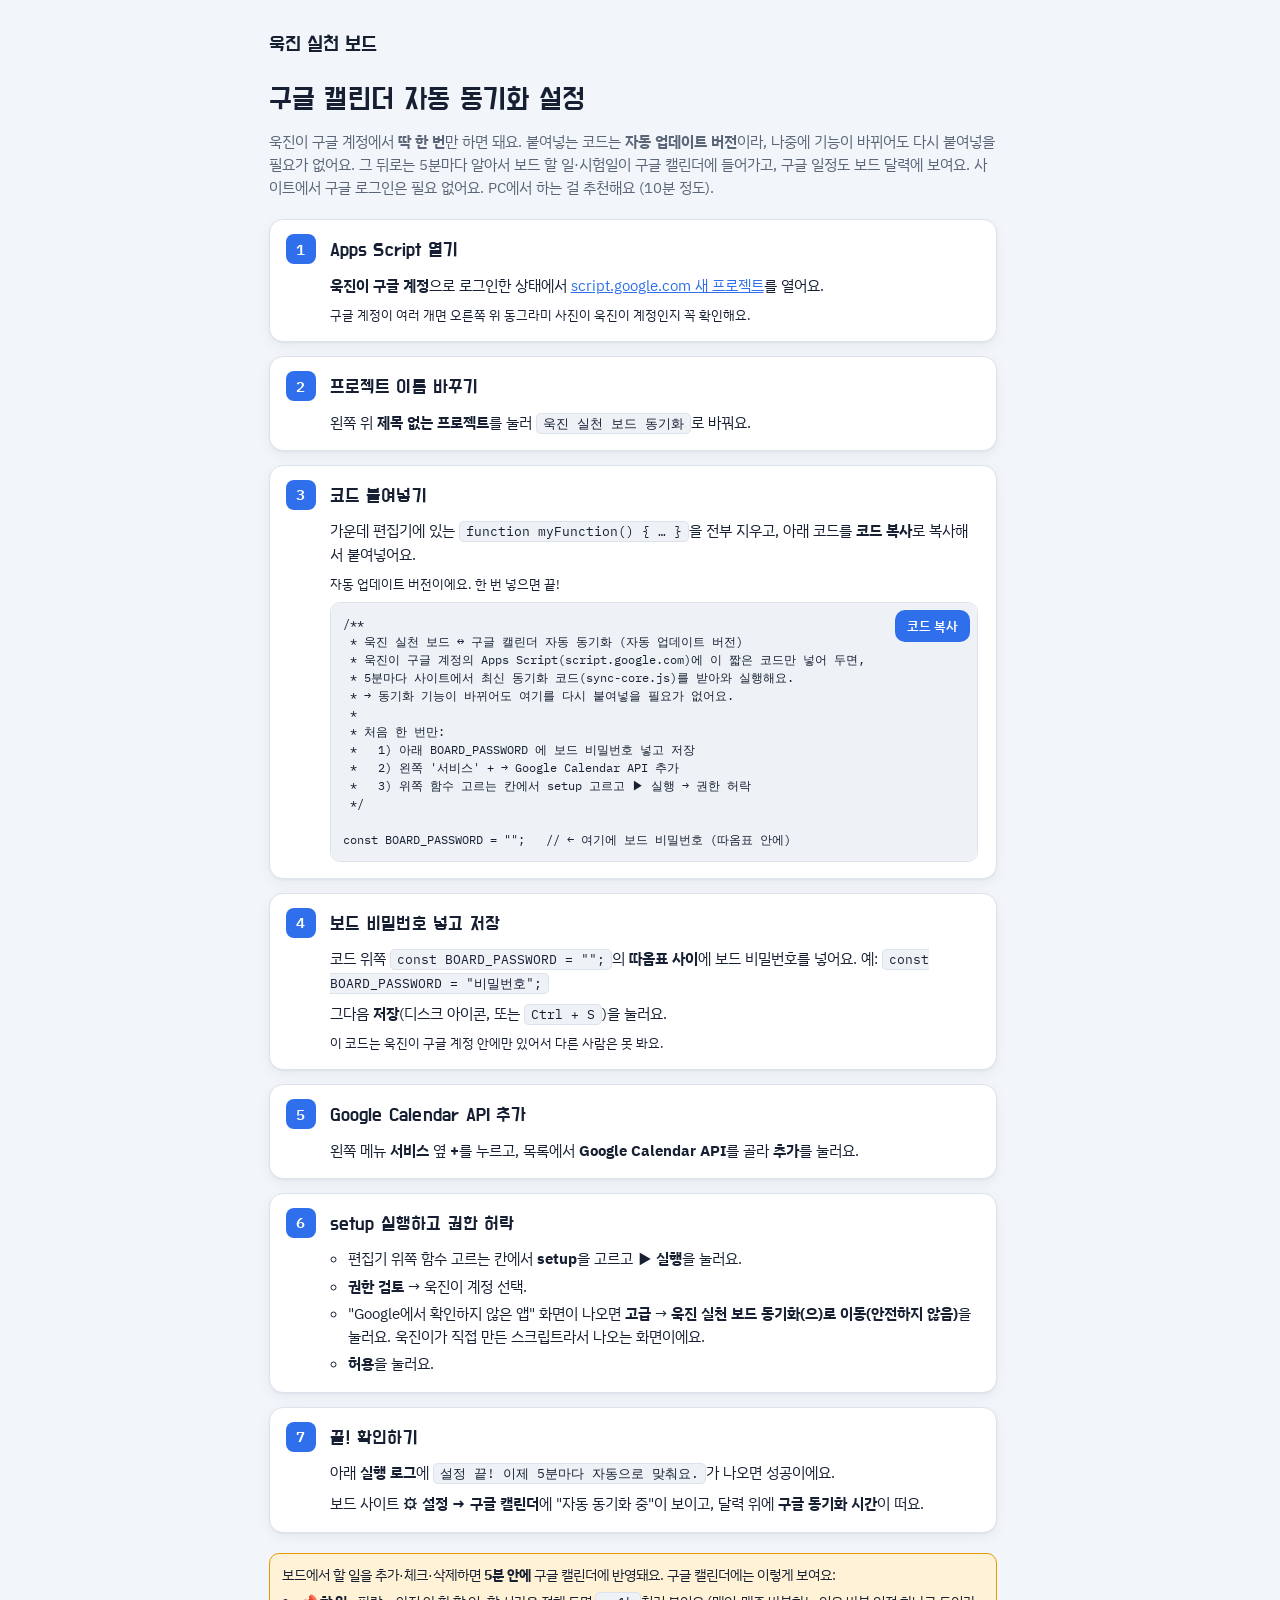
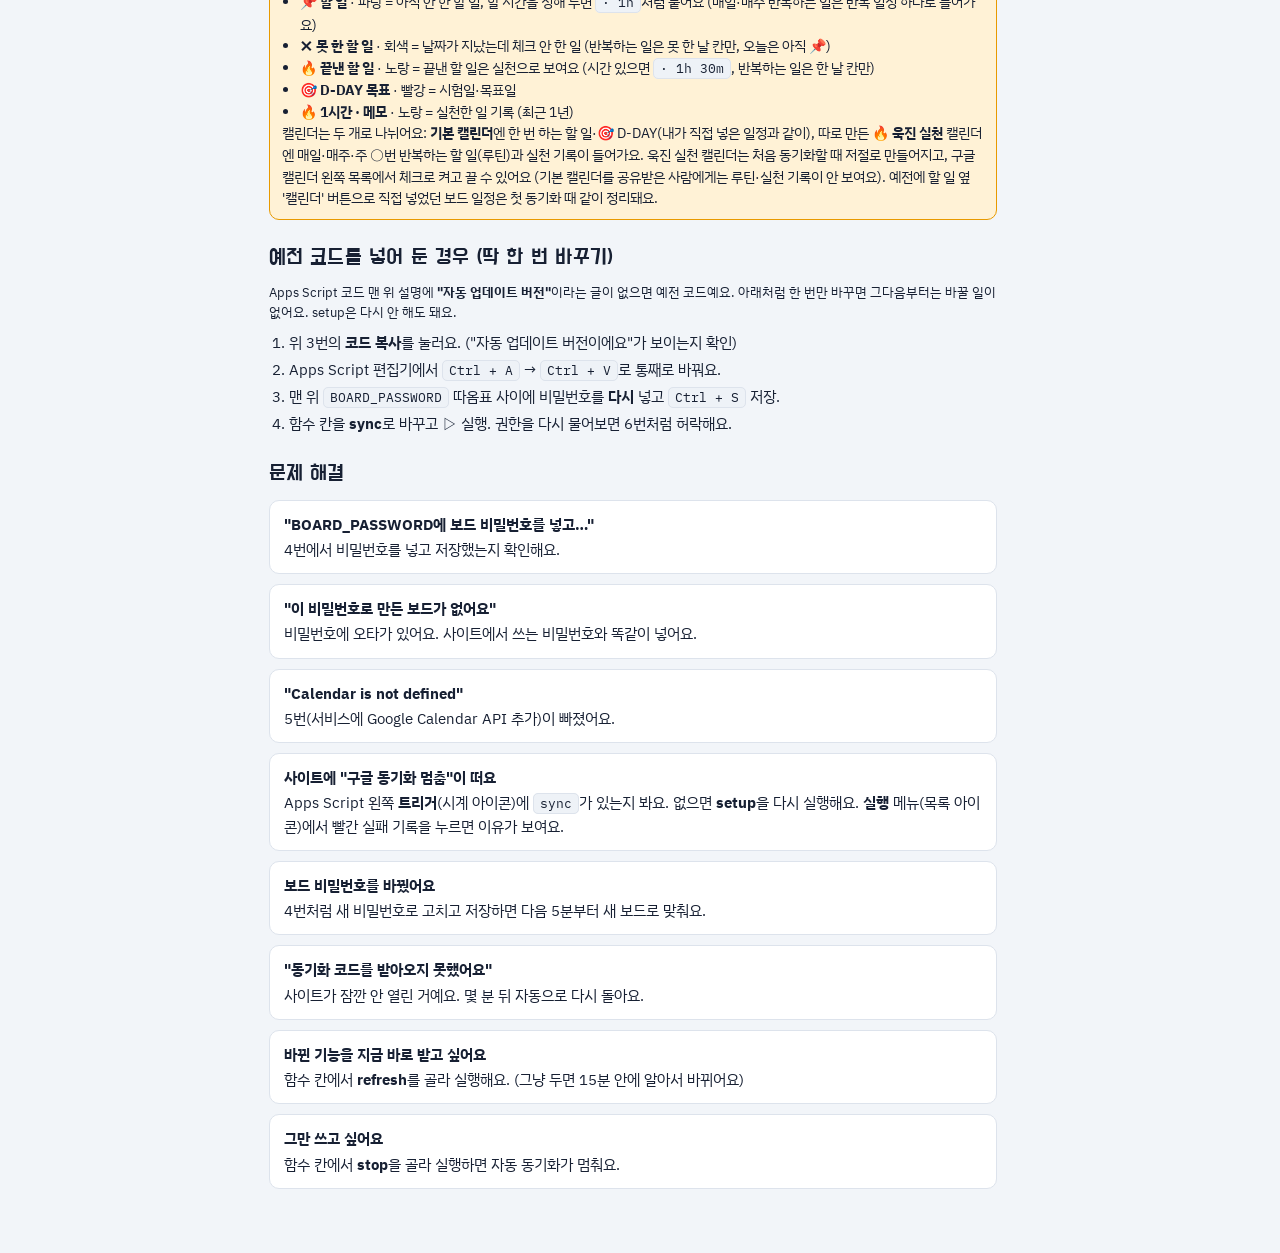
<file: docs/google-sync.html>
<!doctype html>
<html lang="ko">
<head>
<meta charset="utf-8">
<meta name="viewport" content="width=device-width, initial-scale=1, viewport-fit=cover">
<meta name="color-scheme" content="only light">
<script>/* 🌙 이 기기에서 고른 화면 색 (기본 밝게) — 그리기 전에 먼저 */try{if(localStorage.getItem("ukjin-theme")==="dark"){document.documentElement.dataset.theme="dark";document.querySelector('meta[name="color-scheme"]').content="dark";}}catch(e){}</script>
<title>구글 캘린더 동기화 설정</title>
<link rel="preconnect" href="https://fonts.googleapis.com">
<link rel="preconnect" href="https://fonts.gstatic.com" crossorigin>
<link rel="stylesheet" href="https://fonts.googleapis.com/css2?family=Do+Hyeon&family=IBM+Plex+Mono:wght@500;600&family=IBM+Plex+Sans+KR:wght@400;500;600&display=swap">
<link rel="stylesheet" href="style.css?v=20261123d">
<style>
  body { padding-left: 0; }
  .guide { max-width: 760px; margin: 0 auto; padding: 32px 16px 64px; display: grid; grid-template-columns: minmax(0, 1fr); gap: 20px; }
  .guide > *, .steps > li, .code-box { min-width: 0; }
  .guide h1 { font-family: var(--f-display); font-weight: 400; font-size: 30px; margin: 0; }
  .steps { display: grid; gap: 14px; counter-reset: step; padding: 0; margin: 0; list-style: none; }
  .steps > li { background: var(--surface); border: 1px solid var(--line); border-radius: var(--r); box-shadow: var(--shadow); padding: 16px 18px 16px 60px; position: relative; display: grid; gap: 8px; }
  .steps > li::before {
    counter-increment: step; content: counter(step);
    position: absolute; left: 16px; top: 14px; width: 30px; height: 30px; border-radius: 8px;
    display: grid; place-items: center; background: var(--blue); color: #FFFFFF; font-family: var(--f-mono); font-weight: 600;
  }
  .steps h3 { font-size: 19px; }
  .steps p, .steps li li { margin: 0; color: var(--fg); }
  .steps ul { margin: 0; padding-left: 18px; display: grid; gap: 4px; }
  code { font-family: var(--f-mono); background: var(--sunk); border: 1px solid var(--line); border-radius: 5px; padding: 1px 6px; font-size: 13px; }
  .code-box { position: relative; }
  .code-box pre { margin: 0; max-height: 260px; overflow: auto; background: var(--sunk); border: 1px solid var(--line); border-radius: 10px; padding: 12px; font-family: var(--f-mono); font-size: 12px; line-height: 1.5; }
  .code-box .btn { position: absolute; top: 8px; right: 8px; }
  .callout { background: var(--sun-soft); border: 1px solid var(--sun); border-radius: 10px; padding: 10px 12px; font-size: 14px; }
  .fix { display: grid; gap: 10px; }
  .fix div { background: var(--surface); border: 1px solid var(--line); border-radius: 10px; padding: 12px 14px; }
  .fix > div > b:first-child { display: block; margin-bottom: 2px; }
</style>
</head>
<body>
<main class="guide">
  <a class="brand" href="./"><span class="logo" aria-hidden="true"><i></i><i></i><i></i><i></i></span><b>욱진 실천 보드</b></a>
  <div style="display:grid;gap:6px">
    <h1>구글 캘린더 자동 동기화 설정</h1>
    <p class="muted">욱진이 구글 계정에서 <b>딱 한 번</b>만 하면 돼요. 붙여넣는 코드는 <b>자동 업데이트 버전</b>이라, 나중에 기능이 바뀌어도 다시 붙여넣을 필요가 없어요. 그 뒤로는 5분마다 알아서 보드 할 일·시험일이 구글 캘린더에 들어가고, 구글 일정도 보드 달력에 보여요. 사이트에서 구글 로그인은 필요 없어요. PC에서 하는 걸 추천해요 (10분 정도).</p>
  </div>

  <ol class="steps">
    <li>
      <h3>Apps Script 열기</h3>
      <p><b>욱진이 구글 계정</b>으로 로그인한 상태에서 <a href="https://script.google.com/home/projects/create" target="_blank" rel="noopener">script.google.com 새 프로젝트</a>를 열어요.</p>
      <p class="small muted">구글 계정이 여러 개면 오른쪽 위 동그라미 사진이 욱진이 계정인지 꼭 확인해요.</p>
    </li>
    <li>
      <h3>프로젝트 이름 바꾸기</h3>
      <p>왼쪽 위 <b>제목 없는 프로젝트</b>를 눌러 <code>욱진 실천 보드 동기화</code>로 바꿔요.</p>
    </li>
    <li>
      <h3>코드 붙여넣기</h3>
      <p>가운데 편집기에 있는 <code>function myFunction() { … }</code>을 전부 지우고, 아래 코드를 <b>코드 복사</b>로 복사해서 붙여넣어요.</p>
      <p class="small muted" id="codeVer"></p>
      <div class="code-box"><pre id="code">불러오는 중…</pre><button class="btn small" type="button" id="copyBtn">코드 복사</button></div>
    </li>
    <li>
      <h3>보드 비밀번호 넣고 저장</h3>
      <p>코드 위쪽 <code>const BOARD_PASSWORD = "";</code>의 <b>따옴표 사이</b>에 보드 비밀번호를 넣어요. 예: <code>const BOARD_PASSWORD = "비밀번호";</code></p>
      <p>그다음 <b>저장</b>(디스크 아이콘, 또는 <code>Ctrl + S</code>)을 눌러요.</p>
      <p class="small muted">이 코드는 욱진이 구글 계정 안에만 있어서 다른 사람은 못 봐요.</p>
    </li>
    <li>
      <h3>Google Calendar API 추가</h3>
      <p>왼쪽 메뉴 <b>서비스</b> 옆 <b>+</b>를 누르고, 목록에서 <b>Google Calendar API</b>를 골라 <b>추가</b>를 눌러요.</p>
    </li>
    <li>
      <h3>setup 실행하고 권한 허락</h3>
      <ul>
        <li>편집기 위쪽 함수 고르는 칸에서 <b>setup</b>을 고르고 <b>▶ 실행</b>을 눌러요.</li>
        <li><b>권한 검토</b> → 욱진이 계정 선택.</li>
        <li>"Google에서 확인하지 않은 앱" 화면이 나오면 <b>고급</b> → <b>욱진 실천 보드 동기화(으)로 이동(안전하지 않음)</b>을 눌러요. 욱진이가 직접 만든 스크립트라서 나오는 화면이에요.</li>
        <li><b>허용</b>을 눌러요.</li>
      </ul>
    </li>
    <li>
      <h3>끝! 확인하기</h3>
      <p>아래 <b>실행 로그</b>에 <code>설정 끝! 이제 5분마다 자동으로 맞춰요.</code>가 나오면 성공이에요.</p>
      <p>보드 사이트 <b>⚙ 설정 → 구글 캘린더</b>에 "자동 동기화 중"이 보이고, 달력 위에 <b>구글 동기화 시간</b>이 떠요.</p>
    </li>
  </ol>

  <div class="callout">보드에서 할 일을 추가·체크·삭제하면 <b>5분 안에</b> 구글 캘린더에 반영돼요. 구글 캘린더에는 이렇게 보여요:
    <ul style="margin:6px 0 0;padding-left:18px">
      <li><b>📌 할 일</b> · 파랑 = 아직 안 한 할 일, 할 시간을 정해 두면 <code>· 1h</code>처럼 붙어요 (매일·매주 반복하는 일은 반복 일정 하나로 들어가요)</li>
      <li><b>❌ 못 한 할 일</b> · 회색 = 날짜가 지났는데 체크 안 한 일 (반복하는 일은 못 한 날 칸만, 오늘은 아직 📌)</li>
      <li><b>🔥 끝낸 할 일</b> · 노랑 = 끝낸 할 일은 실천으로 보여요 (시간 있으면 <code>· 1h 30m</code>, 반복하는 일은 한 날 칸만)</li>
      <li><b>🎯 D-DAY 목표</b> · 빨강 = 시험일·목표일</li>
      <li><b>🔥 1시간 · 메모</b> · 노랑 = 실천한 일 기록 (최근 1년)</li>
    </ul>
    캘린더는 두 개로 나뉘어요: <b>기본 캘린더</b>엔 한 번 하는 할 일·🎯 D-DAY(내가 직접 넣은 일정과 같이), 따로 만든 <b>🔥 욱진 실천</b> 캘린더엔 매일·매주·주 ○번 반복하는 할 일(루틴)과 실천 기록이 들어가요. 욱진 실천 캘린더는 처음 동기화할 때 저절로 만들어지고, 구글 캘린더 왼쪽 목록에서 체크로 켜고 끌 수 있어요 (기본 캘린더를 공유받은 사람에게는 루틴·실천 기록이 안 보여요).
    예전에 할 일 옆 '캘린더' 버튼으로 직접 넣었던 보드 일정은 첫 동기화 때 같이 정리돼요.</div>

  <section class="fix" style="gap:8px">
    <h2 style="font-size:22px">예전 코드를 넣어 둔 경우 (딱 한 번 바꾸기)</h2>
    <p class="small">Apps Script 코드 맨 위 설명에 <b>"자동 업데이트 버전"</b>이라는 글이 없으면 예전 코드예요. 아래처럼 한 번만 바꾸면 그다음부터는 바꿀 일이 없어요. setup은 다시 안 해도 돼요.</p>
    <ol style="margin:0;padding-left:20px;display:grid;gap:4px">
      <li>위 3번의 <b>코드 복사</b>를 눌러요. ("자동 업데이트 버전이에요"가 보이는지 확인)</li>
      <li>Apps Script 편집기에서 <code>Ctrl + A</code> → <code>Ctrl + V</code>로 통째로 바꿔요.</li>
      <li>맨 위 <code>BOARD_PASSWORD</code> 따옴표 사이에 비밀번호를 <b>다시</b> 넣고 <code>Ctrl + S</code> 저장.</li>
      <li>함수 칸을 <b>sync</b>로 바꾸고 ▷ 실행. 권한을 다시 물어보면 6번처럼 허락해요.</li>
    </ol>
  </section>

  <section class="fix">
    <h2 style="font-size:22px">문제 해결</h2>
    <div><b>"BOARD_PASSWORD에 보드 비밀번호를 넣고…"</b>4번에서 비밀번호를 넣고 저장했는지 확인해요.</div>
    <div><b>"이 비밀번호로 만든 보드가 없어요"</b>비밀번호에 오타가 있어요. 사이트에서 쓰는 비밀번호와 똑같이 넣어요.</div>
    <div><b>"Calendar is not defined"</b>5번(서비스에 Google Calendar API 추가)이 빠졌어요.</div>
    <div><b>사이트에 "구글 동기화 멈춤"이 떠요</b>Apps Script 왼쪽 <b>트리거</b>(시계 아이콘)에 <code>sync</code>가 있는지 봐요. 없으면 <b>setup</b>을 다시 실행해요. <b>실행</b> 메뉴(목록 아이콘)에서 빨간 실패 기록을 누르면 이유가 보여요.</div>
    <div><b>보드 비밀번호를 바꿨어요</b>4번처럼 새 비밀번호로 고치고 저장하면 다음 5분부터 새 보드로 맞춰요.</div>
    <div><b>"동기화 코드를 받아오지 못했어요"</b>사이트가 잠깐 안 열린 거예요. 몇 분 뒤 자동으로 다시 돌아요.</div>
    <div><b>바뀐 기능을 지금 바로 받고 싶어요</b>함수 칸에서 <b>refresh</b>를 골라 실행해요. (그냥 두면 15분 안에 알아서 바뀌어요)</div>
    <div><b>그만 쓰고 싶어요</b>함수 칸에서 <b>stop</b>을 골라 실행하면 자동 동기화가 멈춰요.</div>
  </section>
</main>
<div id="toast" hidden></div>
<script>
  (function () {
    var pre = document.getElementById("code"), btn = document.getElementById("copyBtn");
    fetch("apps-script/Code.gs?t=" + Date.now(), { cache: "no-store" }).then(function (r) { if (!r.ok) throw 0; return r.text(); })
      .then(function (t) { pre.textContent = t; document.getElementById("codeVer").textContent = /CORE_URL/.test(t) ? "자동 업데이트 버전이에요. 한 번 넣으면 끝!" : ""; })
      .catch(function () { pre.textContent = "코드를 불러오지 못했어요. 새로고침해 주세요."; });
    btn.addEventListener("click", function () {
      var text = pre.textContent;
      var done = function () { btn.textContent = "복사했어요!"; setTimeout(function () { btn.textContent = "코드 복사"; }, 2000); };
      if (navigator.clipboard && navigator.clipboard.writeText) navigator.clipboard.writeText(text).then(done, select);
      else select();
      function select() { var r = document.createRange(); r.selectNodeContents(pre); var s = window.getSelection(); s.removeAllRanges(); s.addRange(r); btn.textContent = "선택했어요. Ctrl+C로 복사"; }
    });
  })();
</script>
</body>
</html>
</file>
<file: docs/style.css>
/* Layout: PC 우선 대시보드 사이트 — 상단 고정 내비(아래에 색 타일 띠) + 12칼럼 그리드, 좁은 화면에선 1칼럼.
   첫 화면은 한 달 달력. 기록은 '타일 벽'(하루 = 타일 한 장). 색은 타일 샘플판처럼 밝은 색 몇 가지를 분류마다 나눠 씀. */
:root {
  --bg: #F2F5F9;
  --surface: #FFFFFF;
  --sunk: #EEF2F7;
  --fg: #172033;
  --muted: #5A6578;
  --line: #DDE3EC;
  --grout: #D6DDE7;
  --tile-empty: #EEF2F7;
  --shadow: 0 1px 2px rgba(23, 32, 51, 0.05), 0 4px 14px rgba(23, 32, 51, 0.05);
  /* 타일 색 */
  --blue: #2F6FEB;   --blue-soft: #E5EEFF;
  --coral: #F2603F;  --coral-soft: #FFEAE4;
  --mint: #0FA67A;   --mint-soft: #DDF6EE;
  --sun: #E89A00;    --sun-soft: #FFF2D6;
  --grape: #7C5CE0;  --grape-soft: #EEE9FF;
  /* 분류 색 (돈 관리): 타일 다섯 색 + 분홍·청록·갈색, c8 = 기타(회색) */
  --c0: var(--blue); --c1: var(--coral); --c2: var(--mint); --c3: var(--sun); --c4: var(--grape);
  --c5: #D9488F; --c6: #0B93A8; --c7: #A0672E; --c8: #8A94A6;
  --me: var(--blue);
  --me-soft: var(--blue-soft);
  --ink: var(--blue);
  --ink-fg: #FFFFFF;
  --danger: #D9412A;
  --ok: #0F9A6F;
  --f-display: "Do Hyeon", "IBM Plex Sans KR", "Apple SD Gothic Neo", "Malgun Gothic", sans-serif;
  --f-body: "IBM Plex Sans KR", "Apple SD Gothic Neo", "Malgun Gothic", "Noto Sans KR", sans-serif;
  --f-mono: "IBM Plex Mono", ui-monospace, "SFMono-Regular", Menlo, monospace;
  --r: 14px;
  --tk-paper: #FFFCF2; --tk-line: #F0DDB0; --tk-band: #2F6FEB; --tk-foil: #BFC5CF; --tk-foil-hi: #E9ECF1; --tk-foil-lo: #9BA3AF; --tk-gold: #F6C343; --tk-gold-d: #B7791F; --tk-denim: #3D5A80; --tk-denim-d: #2B4260;
  color-scheme: light;
}
/* 폰이 다크 모드여도 사이트는 늘 밝게 (주인 요청). 어두운 색은 아래 data-theme="dark"에만 남겨 둠 (지금은 안 씀) */
:root[data-theme="dark"] {
  --bg: #11151C; --surface: #1A202A; --sunk: #222936; --fg: #E8ECF3; --muted: #9AA5B8;
  --line: #2C3442; --grout: #2A3240; --tile-empty: #232A36;
  --shadow: 0 1px 2px rgba(0, 0, 0, 0.3);
  --blue: #6E9BFF; --blue-soft: #1E2C4A; --coral: #FF8A6E; --coral-soft: #3A2420;
  --mint: #3DD6A5; --mint-soft: #16332A; --sun: #FFC14D; --sun-soft: #3A2E14;
  --grape: #A68CFF; --grape-soft: #2A2442;
  --c5: #FF7FBF; --c6: #4CCFE3; --c7: #D9A066; --c8: #7D889B;
  --ink-fg: #0E1420; --danger: #FF7A63; --ok: #3DD6A5;
  --tk-paper: #2B2A22; --tk-line: #4A4330; --tk-band: #4F86F0; --tk-foil: #8D95A3; --tk-foil-hi: #B7BEC9; --tk-foil-lo: #6B7380; --tk-gold: #F6C343; --tk-gold-d: #B7791F; --tk-denim: #5D7BA3; --tk-denim-d: #3F5C82;
  color-scheme: dark;
}

* { box-sizing: border-box; }
[hidden] { display: none !important; }
html, body { margin: 0; }
html { scrollbar-gutter: stable; }   /* 내용이 짧아 스크롤 막대가 없어져도 화면 넓이가 안 바뀌게 (탭·자산 옮길 때 들썩임 막기) */
body {
  background: var(--bg); color: var(--fg);
  font-family: var(--f-body); font-size: 15px; line-height: 1.55;
}
h1, h2, h3 { font-family: var(--f-display); font-weight: 400; margin: 0; text-wrap: balance; letter-spacing: 0.01em; }
h2 { font-size: 24px; }
h3 { font-size: 18px; }
p { margin: 0; }
a { color: var(--ink); }
button, input, select, textarea { font: inherit; color: inherit; }
button { cursor: pointer; }
:focus-visible { outline: 2px solid var(--ink); outline-offset: 2px; }
.mono { font-family: var(--f-mono); font-variant-numeric: tabular-nums; }
.muted { color: var(--muted); }
.small { font-size: 13px; }

/* ---------- 옆 메뉴 ---------- */
.side {
  position: fixed; top: 0; bottom: 0; left: 0; width: 232px; z-index: 30;
  background: var(--surface); display: flex; flex-direction: column; gap: 18px;
  padding: calc(18px + env(safe-area-inset-top, 0px)) 18px calc(16px + env(safe-area-inset-bottom, 0px)) 16px;
  border-right: 1px solid var(--line);
}
.side::after {
  content: ""; position: absolute; top: 0; bottom: 0; right: -5px; width: 4px;
  background: color-mix(in srgb, var(--blue) 28%, var(--surface));
}
.logo { width: 26px; height: 26px; display: grid; grid-template-columns: 1fr 1fr; gap: 2px; flex-shrink: 0; }
.logo i { border-radius: 3px; }
.logo i:nth-child(1) { background: var(--blue); } .logo i:nth-child(2) { background: var(--coral); }
.logo i:nth-child(3) { background: var(--sun); } .logo i:nth-child(4) { background: var(--mint); }
/* 실천 보드 제목 = 욱진이 얼굴 (동그라미), 가계부 모드 = 네 칸 타일 */
.logo-face { width: 32px; height: 32px; border-radius: 50%; flex-shrink: 0; display: block; }
html:not(.app-money) .logo, html:not(.app-money) .logo-coin, .app-money .logo-face:not(.logo-coin) { display: none; }
.brand { display: flex; align-items: center; gap: 10px; text-decoration: none; color: var(--fg); min-width: 0; }
.brand b { font-family: var(--f-display); font-weight: 400; font-size: 21px; display: block; line-height: 1.2; }
.brand .mono { font-size: 11px; color: var(--muted); display: block; }
.nav { display: grid; gap: 2px; }
.nav a {
  display: flex; align-items: center; gap: 12px; text-decoration: none; color: var(--muted);
  padding: 10px 12px; border-radius: 10px; font-size: 15px; white-space: nowrap;
}
.nav a svg, .side-settings svg, .icon-round svg { width: 20px; height: 20px; fill: none; stroke: currentColor; stroke-width: 1.8; stroke-linecap: round; stroke-linejoin: round; flex-shrink: 0; }
.nav a:hover { background: var(--sunk); color: var(--fg); }
.nav a[aria-current="page"] { color: var(--blue); background: var(--blue-soft); font-weight: 600; }
.test-btn { border: 0; background: transparent; font-size: 18px; cursor: pointer; border-radius: 10px; }
.test-btn.on { background: var(--sun-soft); box-shadow: 0 0 0 2px var(--sun); }
.side-test { position: absolute; top: calc(20px + env(safe-area-inset-top, 0px)); right: 10px; width: 34px; height: 34px; }
.nags { display: grid; gap: 8px; margin-bottom: 12px; }
.nag { display: flex; align-items: center; justify-content: space-between; gap: 8px 12px; flex-wrap: wrap; background: var(--coral-soft, var(--sunk)); border: 2px solid var(--coral); border-radius: 12px; padding: 8px 12px; font-size: 14px; }
/* 💰 가계부 모드: 돈 관리만 (메뉴·복권·테스트 버튼 숨김), '실천 보드로' 링크만 보임 */
.only-money { display: none !important; }
.app-money #navMoney, .app-money #mTabs { display: none !important; }
/* 가계부 아래 메뉴 (폰, 가계부 모드만) */
.m-bottom { display: none; }
@media (max-width: 720px) {
  .app-money .m-bottom { display: grid; grid-template-columns: repeat(6, 1fr); position: fixed; left: 0; right: 0; bottom: 0; z-index: 40; background: var(--surface); border-top: 1px solid var(--line); padding: 4px 4px calc(4px + env(safe-area-inset-bottom, 0px)); box-shadow: 0 -2px 10px rgba(23, 32, 51, 0.06); }
  .app-money .m-bottom button { display: grid; justify-items: center; gap: 2px; border: 0; background: none; padding: 6px 0; color: var(--muted); font: inherit; font-size: 11.5px; border-radius: 10px; cursor: pointer; }
  .app-money .m-bottom svg { width: 22px; height: 22px; fill: none; stroke: currentColor; stroke-width: 1.8; stroke-linecap: round; stroke-linejoin: round; }
  .app-money .m-bottom button[aria-pressed="true"] { color: var(--blue); font-weight: 700; background: var(--blue-soft); }
  .app-money body, .app-money .wrap { padding-bottom: calc(72px + env(safe-area-inset-bottom, 0px)); }
}
.app-money .only-money { display: flex !important; }
.app-money .nav a:not([href="#money"]):not(.only-money), .app-money #sideReqs, .app-money .side-lotto, .app-money #topLotto, .app-money .test-btn { display: none !important; }
.app-money #moneyPage .page-head h2::before { content: "💰 "; }
.m-tabs { margin: 4px 0 12px; }
.m-tabs.seg3 { grid-template-columns: repeat(3, 1fr); }
.m-tabs button { white-space: nowrap; }
.plan-give { align-items: end; }
.plan-give > .f:first-child { flex: 2 1 220px; }
.plan-give > .f:last-child { flex: 1 1 140px; }
.card-pay { display: grid; gap: 8px; padding: 10px 12px; border: 1px solid var(--line); border-radius: 12px; background: var(--sunk); }
.card-pay[hidden] { display: none; }
.card-pay h4 { margin: 0; font-size: 14px; }
.pay-range { display: flex; align-items: center; gap: 6px; flex-wrap: nowrap; }
.pay-range select { width: auto; flex: 1 1 0; min-width: 0; padding-left: 8px; padding-right: 4px; }
.nag.praise { background: var(--grape-soft, var(--sunk)); border-color: var(--grape); }
.praise-big { font-size: 48px; text-align: center; line-height: 1.1; margin-bottom: 8px; }
.praise-list { display: grid; gap: 8px; }
.praise-card { display: grid; gap: 4px; padding: 10px 12px; border-radius: 12px; background: var(--grape-soft, var(--sunk)); text-align: center; }
.praise-card b { font-size: 17px; }
.praise-card span { font-size: 13px; color: var(--muted); }
.nag.upd { background: var(--blue-soft, var(--sunk)); border-color: var(--blue); }
.nag-b { display: flex; gap: 6px; flex-wrap: wrap; align-items: center; }
.test-bar { position: sticky; top: 0; z-index: 25; display: flex; align-items: center; justify-content: space-between; gap: 10px; flex-wrap: wrap; background: var(--sun-soft); border: 2px solid var(--sun); border-radius: 12px; padding: 8px 12px; margin-bottom: 12px; font-size: 14px; }
.test-bar-btns { display: flex; gap: 6px; }
/* ⏱ 타이머 띠 (재는 중 파랑 · 멈춤 흐리게 · 5시간 넘으면 빨강) */
.timer-bar { background: var(--blue-soft); border-color: var(--blue); }
.timer-bar.paused { background: var(--sunk); border-color: var(--line); }
.timer-bar.warn { background: var(--coral-soft); border-color: var(--danger); }
.timer-bar .tm-clock { font-family: var(--f-mono); font-weight: 700; font-size: 17px; margin-left: 8px; font-variant-numeric: tabular-nums; }
.timer-bar .tm-warn { color: var(--danger); }
.tm-go { color: var(--blue); font-size: 14px; }
.tm-on { padding: 4px 8px; }
.cp-ticket { display: grid; grid-template-columns: auto minmax(0, 1fr) auto; gap: 14px; align-items: center; background: var(--sun-soft); border-color: var(--sun); }
.cp-ticket .ticket { width: 96px; height: 72px; }
.cp-ticket .cp-n { font-size: 20px; font-weight: 700; }
.cp-item .title { font-weight: 600; }
.cp-tier { font-size: 20px; line-height: 1; }
.scratch { position: relative; width: 100%; max-width: 340px; aspect-ratio: 5 / 3; margin: 0 auto; border-radius: 14px; overflow: hidden; border: 2px dashed var(--sun); background: var(--surface); }
.scratch-under { position: absolute; inset: 0; display: grid; place-items: center; align-content: center; gap: 4px; padding: 14px; text-align: center; }
.scratch-under .big { font-size: 44px; line-height: 1; }
.scratch-under .lv { font-size: 15px; font-weight: 700; }
.scratch-under .tt { font-size: 18px; font-weight: 700; }
.scratch-under .sm { font-size: 13px; color: var(--muted); }
.lucky { display: flex; gap: 6px; justify-content: center; align-items: center; font-size: 11px; color: var(--muted); margin-top: 4px; }
.lucky i { width: 22px; height: 22px; border-radius: 50%; display: grid; place-items: center; font-style: normal; font-family: var(--f-mono); font-weight: 700; color: #FFFFFF; font-size: 12px; }
#scratchCanvas { position: absolute; inset: 0; width: 100%; height: 100%; touch-action: none; cursor: grab; transition: opacity .5s; }
#scratchCanvas.gone { opacity: 0; pointer-events: none; }
.la-list { display: grid; gap: 6px; }
.tg { position: relative; height: 56px; border-radius: 14px; background: var(--sunk); border: 2px solid var(--line); overflow: hidden; cursor: pointer; touch-action: manipulation; user-select: none; }
.tg-z { position: absolute; top: 0; bottom: 0; }
.tg-z.z1 { left: 30%; right: 30%; background: color-mix(in srgb, var(--sun) 25%, transparent); }
.tg-z.z2 { left: 40%; right: 40%; background: color-mix(in srgb, var(--sun) 50%, transparent); }
.tg-z.z3 { left: 47%; right: 47%; background: var(--sun); }
.tg-needle { position: absolute; top: -2px; bottom: -2px; width: 4px; margin-left: -2px; background: var(--danger); border-radius: 2px; left: 0; }
.tg-legend { display: grid; grid-template-columns: 30fr 10fr 7fr 6fr 7fr 10fr 30fr; text-align: center; margin-top: 4px; font-family: var(--f-mono); }
.tg-res { margin: 10px 0 0; text-align: center; font-size: 22px; font-weight: 700; min-height: 30px; }
.cell-ic { display: none; }
.cal-legend-phone { display: none; margin: 0; text-align: center; }
.panel.day-panel { display: none; }
.dp-head { display: flex; align-items: baseline; justify-content: space-between; gap: 10px; }
.dp-head h3 { margin: 0; font-size: 18px; }
.dp-pts { font-family: var(--f-mono); font-weight: 700; color: var(--sun); white-space: nowrap; }
.dp-sec { display: grid; gap: 6px; margin-top: 12px; }
.dp-sec h4 { margin: 0; font-size: 13px; color: var(--muted); font-weight: 600; }
.dp-btns { display: flex; gap: 8px; margin-top: 14px; }
.dp-btns .btn { flex: 1; }
.admin-n { margin-left: auto; }
.side-settings .admin-n + .sync-dot { margin-left: 8px; }
.req-new { box-shadow: inset 3px 0 0 var(--danger); }
.la-row { display: grid; grid-template-columns: 136px minmax(0, 1fr) 86px auto; gap: 6px; align-items: center; }
.la-row select, .la-row input { padding: 6px 8px; }
.la-tier { text-align: center; font-size: 18px; }
.la-days { display: flex; align-items: center; gap: 4px; font-size: 13px; color: var(--muted); }
.la-days input { width: 60px; text-align: right; }
.la-row.la-cp { grid-template-columns: 136px minmax(0, 1fr) 86px 64px auto auto; }
.la-row.la-pn { grid-template-columns: 136px minmax(0, 1fr) 86px 64px auto; }
.la-won { font-family: var(--f-mono); font-size: 12px; color: var(--muted); text-align: center; opacity: .55; }
.la-won.on { opacity: 1; color: var(--fg); font-weight: 600; }
.la-tools { display: grid; grid-template-columns: minmax(0, 1fr) auto; gap: 6px; margin-bottom: 8px; }
.la-tools input, .la-tools select { padding: 7px 10px; font-size: 14px; }
.la-eff { border: 1px solid var(--line); background: transparent; border-radius: 8px; padding: 4px 7px; font-size: 15px; line-height: 1.2; opacity: .35; filter: grayscale(1); cursor: pointer; display: inline-flex; align-items: center; gap: 3px; }
.la-eff.on, .la-eff:has(input:checked) { opacity: 1; filter: none; background: var(--grape-soft); border-color: var(--grape); }
.la-eff input { margin: 0; }
.la-page { display: grid; gap: 14px; }
.la-page .panel { margin: 0; }
.la-page .panel > p.small { margin: 0 0 10px !important; }
.seg.la-tabs { margin: 0; }
.seg.plan-tabs { grid-template-columns: repeat(2, 1fr); margin-bottom: 12px; }
.seg.plan-tabs[hidden] { display: none; }
.la-tabs button { white-space: nowrap; }
.la-tabs b { font-family: var(--f-mono); font-weight: 500; color: var(--muted); font-size: 12px; }
.la-tabs b.la-new { background: var(--danger); color: #FFFFFF; border-radius: 9px; padding: 0 6px; font-weight: 700; }
@media (max-width: 720px) { .la-tabs button { font-size: 12.5px; padding: 8px 2px; letter-spacing: -.3px; } }
.seg.la-filter { grid-template-columns: repeat(5, 1fr); margin-bottom: 10px; }
.la-filter b { font-family: var(--f-mono); font-weight: 500; color: var(--muted); font-size: 12px; }
.la-add { padding-top: 8px; border-top: 1px dashed var(--line); margin-top: 4px; }
.la-bonus { margin-top: 14px; padding-top: 12px; border-top: 1px dashed var(--line); }
.la-bonus h4 { margin: 0 0 4px; font-size: 14px; }
.la-odds { display: grid; grid-template-columns: repeat(5, minmax(0, 1fr)); gap: 6px; }
.la-odds label { display: grid; gap: 2px; font-size: 12px; color: var(--muted); text-align: center; }
.la-odds input { text-align: center; padding: 6px 4px; }
.la-on { display: flex; align-items: center; gap: 10px; flex-wrap: wrap; }
.admin-row { display: flex; gap: 8px; align-items: center; flex-wrap: wrap; }
.admin-row input { max-width: 200px; }
/* 메뉴 아래 복권: 상자 없이 그림을 메뉴 폭만큼 크게, 아래에 점수·이야기 */
.side-reqs { margin-top: auto; display: grid; gap: 2px; padding: 8px; border: 1px solid var(--line); border-radius: 10px; background: var(--surface); font-size: 12px; }
.side-reqs-h { display: flex; justify-content: space-between; align-items: baseline; gap: 6px; margin-bottom: 2px; }
.side-reqs-h span { color: var(--muted); font-family: var(--f-mono); font-size: 11px; }
.side-reqs button { display: flex; gap: 4px; align-items: center; border: 0; background: none; padding: 3px 2px; text-align: left; color: var(--fg); font-size: 12px; border-radius: 6px; cursor: pointer; min-width: 0; }
.side-reqs button:hover { background: var(--sunk); }
.side-reqs .t { overflow: hidden; white-space: nowrap; text-overflow: ellipsis; min-width: 0; }
.side-reqs small { color: var(--muted); padding-left: 2px; }
.side-reqs:not([hidden]) + .side-lotto { margin-top: 8px; }
.side-lotto { margin-top: auto; display: grid; justify-items: center; gap: 2px; padding: 6px 0 2px; border: 0; background: none; color: var(--fg); position: relative; cursor: pointer; }
.side-lotto .ticket { width: 100%; height: auto; max-width: 196px; }
.side-lotto .lotto-txt { justify-items: center; text-align: center; margin-top: -22px; position: relative; }   /* 그림 아래 동전 자리 여백만큼 당김 */
.side-lotto:hover .ticket { transform: scale(1.03); }
.side-lotto .lotto-badge { top: 8px; right: 4px; min-width: 24px; height: 24px; font-size: 13px; border-radius: 12px; }
.side-lotto:not([hidden]) + .side-settings { margin-top: 8px; }
.side-theme + .side-settings { margin-top: -10px; }   /* 🌙 버튼 바로 아래 설정 (사이 8px = 사이드 gap 18 − 10) */
.ticket { width: 54px; height: 40px; flex-shrink: 0; overflow: visible; }
.ticket.tk-w1 { animation: tkWob 1.6s ease-in-out infinite; transform-origin: 50% 85%; }
.ticket.tk-w2 { animation: tkWob2 .9s ease-in-out infinite; transform-origin: 50% 85%; }
.ticket.tk-hop { animation: tkHop .75s ease-in-out infinite; }
.ticket.tk-glow { animation: tkHop .9s ease-in-out infinite, tkGlow 1.8s ease-in-out infinite; }
.ticket .tw { animation: tkTw 1.2s ease-in-out infinite; transform-box: fill-box; transform-origin: center; }
@keyframes tkWob { 0%,100% { transform: rotate(0) } 25% { transform: rotate(-3deg) } 75% { transform: rotate(3deg) } }
@keyframes tkWob2 { 0%,100% { transform: rotate(0) } 20% { transform: rotate(-6deg) } 40% { transform: rotate(5deg) } 60% { transform: rotate(-4deg) } 80% { transform: rotate(3deg) } }
@keyframes tkHop { 0%,100% { transform: translateY(0) } 40% { transform: translateY(-4px) } }
@keyframes tkGlow { 0%,100% { filter: drop-shadow(0 0 0 transparent) } 50% { filter: drop-shadow(0 0 6px var(--sun)) } }
@keyframes tkTw { 0%,100% { opacity: .35; transform: scale(.7) } 50% { opacity: 1; transform: scale(1.1) } }
@media (prefers-reduced-motion: reduce) { .ticket, .ticket .tw { animation: none !important; } }
.lotto-txt { display: grid; gap: 1px; min-width: 0; text-align: left; }
.lotto-txt > span { display: flex; align-items: baseline; gap: 4px; font-family: var(--f-mono); }
.lotto-stage { font-size: 11px; color: var(--muted); line-height: 1.3; word-break: keep-all; }
.lotto-txt b { font-size: 16px; } .lotto-txt small { font-size: 12px; color: var(--muted); }
.lotto-badge { position: absolute; top: -6px; right: -6px; min-width: 20px; height: 20px; padding: 0 5px; border-radius: 10px; background: var(--danger); color: #FFFFFF; font-size: 12px; display: grid; place-items: center; }
.top-lotto { width: 50px; } .top-lotto .ticket { width: 40px; height: 30px; } .top-lotto .lotto-badge { top: 2px; right: 0; }
.day.has-pts { padding-bottom: 20px; }
.day-money { position: absolute; left: 5px; bottom: 2px; display: grid; justify-items: start; font-size: 10.5px; line-height: 1.2; font-variant-numeric: tabular-nums; pointer-events: none; }
.day-money i { font-style: normal; font-weight: 600; } .day-money .dm-in { color: var(--danger); } .day-money .dm-out { color: var(--blue); }
.day.has-money { padding-bottom: 20px; } .day.has-money2 { padding-bottom: 28px; }
@media (max-width: 720px) { .day-money { display: none; } .day.has-money, .day.has-money2 { padding-bottom: 0; } .day.has-pts { padding-bottom: 14px; } }   /* 폰 칸은 💰·💸 아이콘으로 */
.day-pts { position: absolute; right: 4px; bottom: 2px; font-family: var(--f-mono); font-size: 10.5px; font-weight: 600; color: var(--sun); pointer-events: none; }
.day-pts.neg { color: var(--danger); }   /* 😥 감점으로 그날 합이 − */
.pts-toggle { font-size: 17px; } .pts-toggle.off { opacity: .35; filter: grayscale(1); }
.pts-lines { display: grid; gap: 4px; font-size: 14px; }
.pts-lines div { display: flex; justify-content: space-between; gap: 10px; }
.pts-lines b, .pt-list b { font-family: var(--f-mono); color: var(--sun); }
.pt-head { display: grid; gap: 8px; }
.pt-head .pt-big { font-family: var(--f-mono); font-size: 28px; font-weight: 600; }
.pt-list { display: grid; gap: 0; max-height: 50vh; overflow-y: auto; }
.pt-day { display: grid; grid-template-columns: 92px 56px minmax(0, 1fr); gap: 8px; padding: 8px 0; border-top: 1px solid var(--line); font-size: 13px; align-items: baseline; }
.pt-day:first-child { border-top: 0; }
.pt-day span:last-child { color: var(--muted); }
.side-settings {
  margin-top: auto; display: flex; align-items: center; gap: 12px; padding: 10px 12px; border-radius: 10px;
  border: 1px solid var(--line); background: var(--surface); color: var(--fg); font-size: 15px; position: relative;
}
.side-settings:hover { background: var(--sunk); }
/* 💰 가계부 ↔ 실천 보드 버튼 (메뉴 밖, 복권 그림 위) */
.side-app { text-decoration: none; }
.side-app[hidden] { display: none; }
.side-app .side-go { margin-left: auto; color: var(--muted); }
.side-reqs:not([hidden]) + .side-app { margin-top: 8px; }
.side-app:not([hidden]) + .side-lotto { margin-top: 8px; }
.side-app:not([hidden]) ~ .side-theme { margin-top: 8px; }
@media (min-width: 721px) and (max-height: 800px) { .side { gap: 10px; } .side-theme + .side-settings { margin-top: -2px; } }   /* 낮은 화면에서도 설정 버튼이 잘리지 않게 */
.side-settings .sync-dot { margin-left: auto; }
.sync-dot { width: 9px; height: 9px; border-radius: 50%; background: var(--muted); display: inline-block; flex-shrink: 0; }
.sync-dot[data-state="ok"] { background: var(--mint); }
.sync-dot[data-state="wait"] { background: var(--sun); }
.sync-dot[data-state="off"] { background: var(--coral); }
.topbar { display: none; }
.scrim { position: fixed; inset: 0; background: rgba(10, 16, 28, 0.4); z-index: 25; }
.icon-round { border: 0; background: transparent; color: var(--fg); width: 40px; height: 40px; border-radius: 10px; display: grid; place-items: center; position: relative; }
.icon-round:hover { background: var(--sunk); }
.icon-round .sync-dot { position: absolute; top: 7px; right: 7px; width: 8px; height: 8px; }
body { padding-left: 232px; }

/* ---------- 설정 작은 창 ---------- */
.dlg {
  border: 1px solid var(--line); border-radius: 16px; padding: 0; width: min(440px, calc(100% - 32px));
  background: var(--surface); color: var(--fg); box-shadow: 0 20px 50px rgba(10, 16, 28, 0.25);
}
.dlg::backdrop { background: rgba(10, 16, 28, 0.35); }
.dlg-head { display: flex; align-items: center; justify-content: space-between; padding: 14px 14px 6px 20px; }
.dlg-head h3 { font-size: 22px; }
.dlg-sec { padding: 12px 20px; display: grid; gap: 8px; border-top: 1px solid var(--line); }
.dlg-sec h4 { margin: 0; font-size: 13px; color: var(--muted); font-weight: 600; letter-spacing: 0.03em; }
.dlg-foot { padding: 14px 20px 18px; border-top: 1px solid var(--line); display: flex; align-items: center; gap: 12px; flex-wrap: wrap; }
.sync-line { display: flex; align-items: center; gap: 8px; font-weight: 500; }
.dlg .list { max-height: 220px; overflow: auto; }
.dlg-day { width: min(520px, calc(100% - 32px)); }
.goal-band { border-top: 6px solid var(--cat, var(--blue)); border-radius: 16px 16px 0 0; }
.goal[data-act="openGoal"] { cursor: pointer; transition: transform 0.12s, box-shadow 0.12s; }
.goal[data-act="openGoal"]:hover { transform: translateY(-2px); box-shadow: 0 6px 20px rgba(23, 32, 51, 0.10); }
.goal-foot span[aria-hidden] { font-size: 20px; line-height: 1; color: var(--cat, var(--muted)); }
.dlg-day .dlg-head { align-items: start; padding-bottom: 10px; }
.dlg-day .dlg-head .muted { display: block; margin-top: 2px; }
.dlg-day .dlg-sec { gap: 8px; }
.dlg-day .dlg-sec:last-child { padding-bottom: 18px; }

.wrap { max-width: 1180px; margin: 0 auto; padding: 24px 24px 64px; }
.app-money .wrap { max-width: none; }   /* 가계부는 PC 화면 넓이에 맞게 늘었다 줄었다 */
/* 가계부 숫자: 고정폭 글꼴(영문 전용)과 '원'이 섞여 깨져 보여서 본문 글꼴 + 같은 폭 숫자로 */
#moneyPage, #mDrawer, #bulkDlg { --f-mono: var(--f-body); font-variant-numeric: tabular-nums; }
.note { background: var(--sunk); border: 1px dashed var(--line); border-radius: var(--r); padding: 10px 14px; font-size: 13px; color: var(--muted); margin-bottom: 20px; }
.note.warn { color: var(--danger); border-color: currentColor; }
.note.orphan { display: flex; align-items: center; justify-content: space-between; gap: 12px; flex-wrap: wrap; background: var(--sun-soft); border: 1px solid var(--sun); color: var(--fg); margin: 0; font-size: 14px; }

.page { display: grid; gap: 24px; }
.page-head { display: flex; align-items: end; justify-content: space-between; gap: 16px; flex-wrap: wrap; }
.page-head p { color: var(--muted); font-size: 14px; }
.grid { display: grid; grid-template-columns: repeat(12, minmax(0, 1fr)); gap: 20px; align-items: start; }
.span-8 { grid-column: span 8; } .span-4 { grid-column: span 4; }
.span-7 { grid-column: span 7; } .span-5 { grid-column: span 5; }
.span-6 { grid-column: span 6; } .span-12 { grid-column: span 12; }
.stack { display: grid; gap: 20px; align-content: start; min-width: 0; }

.panel { background: var(--surface); border: 1px solid var(--line); box-shadow: var(--shadow); border-radius: var(--r); padding: 18px; display: grid; gap: 12px; min-width: 0; }
.panel-head { display: flex; align-items: baseline; justify-content: space-between; gap: 10px; flex-wrap: wrap; }

/* ---------- stats ---------- */
.stats { display: grid; grid-template-columns: repeat(4, minmax(0, 1fr)); gap: 12px; }
.stat { background: var(--surface); border: 1px solid var(--line); border-radius: var(--r); padding: 14px 16px; display: grid; gap: 2px; min-width: 0; box-shadow: var(--shadow); }
.stat span { display: flex; align-items: center; gap: 6px; }
.stat span svg { width: 18px; height: 18px; fill: none; stroke: currentColor; stroke-width: 1.8; stroke-linecap: round; stroke-linejoin: round; }
button.stat { font: inherit; color: inherit; text-align: left; cursor: pointer; }
button.stat:hover { filter: brightness(0.97); }
.stats .stat:nth-child(1) { background: var(--blue-soft); border-color: transparent; } .stats .stat:nth-child(1) b { color: var(--blue); }
.stats .stat:nth-child(2) { background: var(--coral-soft); border-color: transparent; } .stats .stat:nth-child(2) b { color: var(--coral); }
.stats .stat:nth-child(3) { background: var(--sun-soft); border-color: transparent; } .stats .stat:nth-child(3) b { color: var(--sun); }
.stats .stat:nth-child(4) { background: var(--mint-soft); border-color: transparent; } .stats .stat:nth-child(4) b { color: var(--mint); }
.stats.three { grid-template-columns: repeat(3, minmax(0, 1fr)); }   /* 관리자 '예산': 실제 수입 · 보낸 돈 · 나머지 */
.stats .stat.left { background: var(--mint-soft); border-color: transparent; } .stats .stat.left b { color: var(--mint); }
.stats .stat.left.minus { background: var(--coral-soft); } .stats .stat.left.minus b { color: var(--danger); }
.stat span { font-size: 12px; color: var(--muted); letter-spacing: 0.02em; }
.stat b { font-family: var(--f-mono); font-size: 24px; font-weight: 600; font-variant-numeric: tabular-nums; line-height: 1.25; overflow-wrap: anywhere; }
.stat small { font-size: 12px; color: var(--muted); }
.stats .stat.plus b { color: var(--ok); } .stats .stat.minus b { color: var(--danger); }

/* ---------- lists ---------- */
.list { display: grid; background: var(--surface); border: 1px solid var(--line); border-radius: var(--r); overflow: hidden; }
.panel .list { border-radius: 8px; }
.item { display: grid; grid-template-columns: auto minmax(0, 1fr) auto; gap: 12px; align-items: start; padding: 12px 14px; border-top: 1px solid var(--line); }
.item:first-child { border-top: 0; }
.item .body { min-width: 0; display: grid; gap: 3px; }
.item .title { overflow-wrap: anywhere; }
.item.done .title { text-decoration: line-through; color: var(--muted); }
.meta { display: flex; gap: 6px; flex-wrap: wrap; align-items: center; font-size: 12px; color: var(--muted); }
.tag { font-size: 11px; padding: 1px 7px; border-radius: 4px; background: var(--sunk); border: 1px solid var(--line); color: var(--muted); white-space: nowrap; }
.tag.late { color: var(--danger); border-color: currentColor; background: transparent; }
.tag.daily { color: var(--ink); border-color: currentColor; background: transparent; }
.empty { padding: 18px 16px; color: var(--muted); font-size: 14px; }
.check { width: 24px; height: 24px; border-radius: 6px; border: 2px solid var(--me); background: var(--surface); display: grid; place-items: center; padding: 0; margin-top: 1px; }
.check.on { background: var(--me); }
.check svg { width: 14px; height: 14px; stroke: var(--surface); stroke-width: 3; fill: none; opacity: 0; }
.check.on svg { opacity: 1; }
.actions { display: flex; gap: 2px; align-items: center; flex-wrap: wrap; justify-content: end; }
.icon-btn { border: 0; background: transparent; color: var(--muted); padding: 4px 8px; border-radius: 6px; font-size: 13px; white-space: nowrap; text-decoration: none; }
a.icon-btn { color: var(--ink); }
.icon-btn:hover { background: var(--sunk); color: var(--fg); }
.icon-btn.armed { color: var(--ink-fg); background: var(--danger); }

/* ---------- forms ---------- */
.form { display: grid; gap: 12px; }
.row { display: flex; gap: 10px; flex-wrap: wrap; }
.row > * { flex: 1 1 150px; min-width: 0; }
label.f, div.f { display: grid; gap: 4px; font-size: 12px; color: var(--muted); letter-spacing: 0.02em; }
input[type="text"], input[type="number"], input[type="date"], input[type="search"], select, textarea {
  width: 100%; border: 1px solid var(--line); background: var(--sunk); border-radius: 8px; padding: 9px 11px; font-size: 15px; color: var(--fg);
}
textarea { resize: vertical; min-height: 70px; }
.inline-check { display: inline-flex; align-items: center; gap: 8px; font-size: 14px; color: var(--fg); }
.inline-check input { width: 18px; height: 18px; accent-color: var(--ink); }
.btn { border: 0; background: var(--ink); color: var(--ink-fg); border-radius: 10px; padding: 10px 18px; font-weight: 600; font-size: 15px; text-decoration: none; display: inline-flex; align-items: center; gap: 8px; }
.btn.ghost { background: transparent; color: var(--fg); border: 1px solid var(--line); font-weight: 500; }
.btn.small { padding: 6px 12px; font-size: 13px; }
.btn:disabled { opacity: 0.5; cursor: default; }
.chips { display: flex; gap: 6px; flex-wrap: wrap; }
.chip { border: 1px solid var(--line); background: var(--surface); border-radius: 999px; padding: 4px 12px; font-size: 13px; text-decoration: none; color: var(--fg); white-space: nowrap; }
.chip[aria-pressed="true"] { background: var(--fg); color: var(--bg); border-color: var(--fg); }
a.chip:hover { border-color: var(--ink); color: var(--ink); }
.seg { display: grid; grid-template-columns: repeat(3, 1fr); gap: 4px; background: var(--sunk); border: 1px solid var(--line); border-radius: 10px; padding: 4px; }
.seg button { border: 0; background: transparent; border-radius: 7px; padding: 8px 4px; font-size: 14px; color: var(--muted); }
.seg button[aria-pressed="true"] { background: var(--surface); color: var(--fg); font-weight: 600; box-shadow: 0 1px 2px rgba(0,0,0,.12); }

/* ---------- goals ---------- */
.goals { display: grid; grid-template-columns: repeat(auto-fill, minmax(300px, 1fr)); gap: 16px; }
.goal { background: var(--surface); border: 1px solid var(--line); border-top: 6px solid var(--cat, var(--blue)); box-shadow: var(--shadow); border-radius: var(--r); padding: 16px; display: grid; gap: 12px; align-content: start; }
.goal-head { display: grid; grid-template-columns: minmax(0, 1fr) auto; gap: 12px; align-items: start; }
.goal-title { font-family: var(--f-display); font-size: 20px; line-height: 1.3; overflow-wrap: anywhere; }
.dday { font-family: var(--f-mono); font-weight: 600; font-size: 22px; line-height: 1; text-align: right; font-variant-numeric: tabular-nums; }
.dday small { display: block; font-size: 11px; font-weight: 500; color: var(--muted); margin-top: 4px; }
.dday.soon { color: var(--danger); }
.bar { height: 8px; background: var(--sunk); border: 1px solid var(--line); border-radius: 99px; overflow: hidden; }
.bar i { display: block; height: 100%; background: var(--cat, var(--me)); border-radius: 99px; }
.bar.over i { background: var(--danger); }
.goal-foot { display: flex; gap: 10px; flex-wrap: wrap; align-items: center; justify-content: space-between; font-size: 13px; color: var(--muted); }

/* ---------- money ---------- */
.won { font-family: var(--f-mono); font-variant-numeric: tabular-nums; font-weight: 600; white-space: nowrap; }
.won.plus { color: var(--ok); } .won.minus { color: var(--danger); }
.month-nav { display: flex; align-items: center; gap: 6px; }
.month-nav b { font-family: var(--f-mono); font-size: 16px; min-width: 80px; text-align: center; }
.catbars { display: grid; gap: 8px; }
/* 🎨 분류 색 점 · 🥧 원형 */
.cdot { display: inline-block; width: 10px; height: 10px; border-radius: 50%; background: var(--c); margin-right: 6px; vertical-align: 0; flex: none; }
/* ⚙ 가계부 설정: 분류 줄마다 소분류 칩 */
.set-grp { display: grid; gap: 8px; padding: 12px 0; border-top: 1px solid var(--line); }
.set-grp:first-child { border-top: 0; padding-top: 0; }
.set-grp h4 { margin: 0; font-size: 14px; }
.cat-rows { display: grid; gap: 6px; }
.cat-row { display: grid; grid-template-columns: minmax(120px, 180px) minmax(0, 1fr); gap: 8px; align-items: start; padding: 8px 10px; border: 1px solid var(--line); border-radius: 10px; background: var(--sunk); }
.cat-name { display: flex; align-items: center; gap: 2px; font-weight: 600; font-size: 14px; min-width: 0; }
.cat-name .nm { overflow: hidden; text-overflow: ellipsis; white-space: nowrap; }
.sub-chips { display: flex; flex-wrap: wrap; gap: 6px; align-items: center; }
.sub-chips .chip { background: var(--surface); }
.sub-add { display: inline-flex; }
.sub-add input { width: 120px; padding: 4px 10px; font-size: 13px; border-radius: 999px; }
.set-foot { display: flex; align-items: center; gap: 10px; flex-wrap: wrap; padding-top: 10px; border-top: 1px solid var(--line); }
@media (max-width: 720px) { .cat-row { grid-template-columns: minmax(0, 1fr); } }
.cdot-btn { width: 16px; height: 16px; border-radius: 50%; border: 2px solid var(--surface); box-shadow: 0 0 0 1px var(--line); background: var(--c); padding: 0; margin-right: 6px; cursor: pointer; vertical-align: -2px; }
.plan-pie:empty { display: none; }
.plan-pie { margin: 4px 0 14px; }
.pie { display: flex; gap: 12px 20px; align-items: center; flex-wrap: wrap; }
.pie-svg { width: 150px; height: 150px; flex: none; }
.pie-svg circle { transition: opacity .15s; }
.pie-svg circle:hover { opacity: .75; }
.pie-svg text { text-anchor: middle; fill: var(--fg); font-family: var(--f-body); }
.pie-svg .pie-l { font-size: 3.6px; fill: var(--muted); }
.pie-svg .pie-v { font-size: 5.6px; font-weight: 700; font-family: var(--f-mono); }
/* 🥧 새 원형: 바깥 이름표 · 가운데 제목 · 마우스 올린 조각만 진하게 + 상자 */
.pie2 { position: relative; display: grid; justify-items: center; gap: 10px; min-width: 0; }
.pie2 svg { width: 100%; max-width: 460px; height: auto; overflow: visible; }
.pie2 .sl { cursor: pointer; transition: opacity .15s; outline: none; }
.pie2 svg:hover .sl, .pie2 svg:has(.sl.on) .sl { opacity: .35; }
.pie2 svg .sl:hover, .pie2 svg .sl.on, .pie2 svg:hover .sl:hover, .pie2 svg:has(.sl.on) .sl.on { opacity: 1; }   /* 올린 조각은 진하게 (흐리게 규칙보다 세게) */
.pie2 .seg { stroke: var(--surface); stroke-width: 1.5; fill-rule: evenodd; }
.pie2 .halo { fill-rule: evenodd; }
.pie2 .halo { opacity: 0; transition: opacity .15s; }
.pie2 .sl:hover .halo, .pie2 .sl.on .halo { opacity: .3; }
.pie2 .pl-l { fill: none; stroke-width: 1.1; }
.pie2 .pl-n { font-size: 12.5px; fill: var(--fg); font-family: var(--f-body); }
.pie2 .pl-p { font-size: 11.5px; fill: var(--muted); font-family: var(--f-body); }
.pie2 .pc-l { font-size: 19px; font-weight: 700; text-anchor: middle; font-family: var(--f-body); }
.pie2 .pc-v { font-size: 13px; text-anchor: middle; fill: var(--muted); font-family: var(--f-body); }
.pie-tip { position: absolute; z-index: 5; pointer-events: none; display: grid; gap: 1px; background: var(--surface); border: 1px solid var(--line); border-radius: 8px; box-shadow: 0 6px 18px rgba(10, 16, 28, 0.15); padding: 7px 11px; font-size: 13px; white-space: nowrap; }
.pie-tip b { font-size: 14px; } .pie-tip .v { font-size: 14px; }
.pie2 .pie-legend { width: 100%; max-width: 460px; }
.pie-legend { list-style: none; margin: 0; padding: 0; display: grid; gap: 5px; flex: 1 1 200px; min-width: 0; max-width: 380px; font-size: 13px; }
.pie-legend li { display: grid; grid-template-columns: 10px minmax(0, 1fr) auto 36px; gap: 8px; align-items: center; }
.pie-legend i { width: 10px; height: 10px; border-radius: 50%; }
.pie-legend span { overflow: hidden; text-overflow: ellipsis; white-space: nowrap; }
.pie-legend b { font-family: var(--f-mono); font-weight: 600; }
.pie-legend small { color: var(--muted); text-align: right; }
.catbar { display: grid; grid-template-columns: 96px minmax(0, 1fr) auto; gap: 10px; align-items: center; font-size: 13px; }
.catbar .bar { height: 10px; }
.table-scroll { overflow-x: auto; }
table.t { width: 100%; border-collapse: collapse; font-size: 14px; }
table.t th { text-align: left; font-weight: 500; font-size: 12px; color: var(--muted); padding: 8px 10px; border-bottom: 1px solid var(--line); white-space: nowrap; }
table.t td { padding: 9px 10px; border-bottom: 1px solid var(--line); vertical-align: middle; }
table.t tr:last-child td { border-bottom: 0; }
table.t .num { text-align: right; }
table.t tr.cur td { background: var(--sunk); }

/* 🏦 자산: 왼쪽 목록 + 오른쪽 자세히 (좁으면 하나씩) */
.as-grid { display: grid; grid-template-columns: minmax(260px, 340px) minmax(0, 1fr); gap: 16px; align-items: start; scroll-margin-top: 70px; }
.as-list { display: grid; gap: 10px; }
.as-group { border: 1px solid var(--line); border-radius: 12px; overflow: hidden; }
.as-all { display: flex; justify-content: space-between; align-items: center; gap: 8px; width: 100%; border: 1px solid var(--line); border-radius: 12px; background: var(--sunk); padding: 10px 12px; font: inherit; font-weight: 600; color: inherit; cursor: pointer; }
.as-all small { font-family: var(--f-mono); font-weight: 500; font-size: 11.5px; color: var(--muted); background: var(--surface); border-radius: 999px; padding: 0 7px; margin-left: 6px; }
.as-all b { font-size: 14px; white-space: nowrap; }
.as-all.on { background: var(--blue-soft); border-color: var(--blue); }
.as-stats.as-stats3 { grid-template-columns: repeat(3, minmax(0, 1fr)); }
.as-top { margin-top: -4px; }
.as-top b { font-size: 14px; }
#moneyPage .as-row .as-cp b + b.minus { color: var(--blue); }
.as-sec { display: flex; justify-content: space-between; align-items: center; gap: 8px; border-radius: 10px; padding: 10px 14px; font-weight: 600; }
.as-sec.plus { background: var(--coral-soft); color: var(--coral); } .as-sec.minus { background: var(--blue-soft); color: var(--blue); }
.as-sec b { font-size: 16px; }
.as-gh, .as-row { display: flex; justify-content: space-between; align-items: center; gap: 8px; width: 100%; border: 0; font: inherit; color: inherit; text-align: left; cursor: pointer; padding: 10px 12px; }
.as-gh { background: var(--sunk); font-weight: 600; }
.as-gh > span:first-child { display: flex; align-items: center; gap: 4px; white-space: nowrap; min-width: 0; }
.as-gh small { font-family: var(--f-mono); font-weight: 500; font-size: 11.5px; color: var(--muted); background: var(--surface); border-radius: 999px; padding: 0 7px; margin-left: 2px; }
.as-chev { width: 7px; height: 7px; border-right: 1.5px solid var(--muted); border-bottom: 1.5px solid var(--muted); transform: translateY(2px) rotate(-135deg); margin-left: 8px; }
.as-gh[aria-expanded="false"] .as-chev { transform: translateY(-2px) rotate(45deg); }
.as-gh b, .as-row b { font-size: 14px; white-space: nowrap; }
.as-row { background: var(--surface); border-top: 1px solid var(--line); font-size: 14px; }
.as-row:hover { background: var(--sunk); }
.as-row.on { background: var(--blue-soft); }
.as-row.on .as-name { font-weight: 600; }
.as-name { min-width: 0; overflow: hidden; text-overflow: ellipsis; white-space: nowrap; }
.as-cp { display: grid; grid-template-columns: 84px 68px; gap: 6px; text-align: right; flex: 0 0 auto; }
.as-cp > span { display: grid; }
.as-gh .as-cp small { font-family: inherit; font-size: 10.5px; font-weight: 500; color: var(--muted); background: none; padding: 0; margin: 0; }
.as-cp b, .as-gh .as-cp b { font-size: 13px; }
.as-row .as-cp b + b { color: var(--muted); }
.as-head { display: flex; align-items: center; gap: 8px; flex-wrap: wrap; }
.as-head h3 { flex: 1 1 auto; min-width: 0; display: flex; align-items: center; gap: 6px; font-size: 18px; }
.as-title { min-width: 0; overflow: hidden; text-overflow: ellipsis; white-space: nowrap; }
.as-back { display: none; font-size: 14px; color: var(--fg); padding-left: 0; }
.as-month { display: flex; align-items: center; gap: 6px; }
.as-month b { font-family: var(--f-mono); font-weight: 600; min-width: 64px; text-align: center; }
.as-period { margin: -6px 0 0; }
.as-stats { display: grid; grid-template-columns: repeat(4, minmax(0, 1fr)); gap: 8px; border-top: 1px solid var(--line); border-bottom: 1px solid var(--line); padding: 10px 0; text-align: center; }
.as-stats span { display: block; font-size: 12px; color: var(--muted); }
.as-stats b { font-size: 15px; white-space: nowrap; }
.as-chart-h { margin-bottom: -8px; }
.as-chart { min-height: 170px; }
.as-chart svg { display: block; }
.as-chart .bg { fill: var(--sunk); opacity: .6; }
.as-chart line { stroke: var(--line); stroke-width: 1; }
.as-chart line.z { stroke: var(--muted); opacity: .45; }
.as-chart line.cur { stroke: var(--muted); stroke-dasharray: 3 3; }
.as-chart text { font-size: 10.5px; fill: var(--muted); font-family: var(--f-mono); }
.as-chart .yl { text-anchor: end; }
.as-chart .xl { text-anchor: middle; }
.as-chart .xl.on { fill: var(--fg); font-weight: 700; }
.as-chart .ln { fill: none; stroke: var(--blue); stroke-width: 2; stroke-linejoin: round; }
.as-chart .dot { fill: var(--blue); stroke: var(--surface); stroke-width: 1.5; }
.as-chart .cbar { fill: var(--coral); opacity: .55; }
.as-chart .cbar.on { opacity: 1; }
.as-tx { display: grid; }
/* 🧾 내역: 요약 칸(누르면 거르기) + 표 (좁으면 두 줄 목록) */
.tx-pick { font: inherit; font-family: var(--f-mono); font-weight: 600; min-width: 64px; padding: 4px 8px; border: 1px solid transparent; border-radius: 8px; background: none; color: inherit; cursor: pointer; white-space: nowrap; }   /* 누르면 기간 고르기 창 (range.js) */
.tx-pick:hover { border-color: var(--line); }
.tx-head { display: flex; align-items: center; gap: 8px; flex-wrap: wrap; }
.tx-sum { display: grid; grid-template-columns: repeat(4, minmax(0, 1fr)); border-bottom: 1px solid var(--line); }
.tx-k { border: 0; border-bottom: 3px solid transparent; background: none; font: inherit; color: inherit; padding: 8px 4px 9px; display: grid; gap: 2px; text-align: center; cursor: pointer; min-width: 0; }
.tx-k span { font-size: 12px; color: var(--muted); white-space: nowrap; }
.tx-k b { font-size: 15px; white-space: nowrap; overflow: hidden; text-overflow: ellipsis; }
.tx-k[aria-selected="true"] { border-bottom-color: var(--coral); }
.tx-k[aria-selected="true"] span { color: var(--fg); font-weight: 600; }
.tx-short { display: none; }
.tx-k b span { color: inherit; font-size: inherit; }
.tx-k.k-income b { color: var(--ok); } .tx-k.k-expense b { color: var(--danger); } .tx-k.k-transfer b { color: var(--grape); }   /* 💝 준 돈은 보라 (지출 빨강과 안 헷갈리게) */
.tx-sel { display: flex; align-items: center; gap: 8px; flex-wrap: wrap; padding: 6px 10px; border-radius: 10px; background: var(--blue-soft); font-size: 13px; }
.tx-list { display: grid; }
.tx-row { display: grid; grid-template-columns: 26px 82px minmax(0, .75fr) minmax(0, 1fr) minmax(0, .8fr) 118px minmax(0, 1.4fr) minmax(0, 1fr); gap: 10px; align-items: center; padding: 9px 6px; border-bottom: 1px solid var(--line); font-size: 14px; cursor: pointer; }
.tx-row:last-child { border-bottom: 0; }
.tx-row:hover { background: var(--sunk); }
.tx-row.sel, .tx-row.cur { background: var(--blue-soft); }
.tx-row > span { min-width: 0; overflow: hidden; text-overflow: ellipsis; white-space: nowrap; }
.tx-th { font-size: 12px; color: var(--muted); cursor: default; padding-top: 4px; }
.tx-th:hover { background: none; }
.tx-ck { display: grid; place-items: center; cursor: pointer; }
.tx-ck input { width: 16px; height: 16px; margin: 0; padding: 0; cursor: pointer; }
.tx-amt { text-align: right; }
.tx-row.k-transfer .tx-amt { color: var(--grape); }
.tx-bal { display: block; font-size: 11.5px; font-weight: 400; color: var(--muted); }
.tx-th > span { text-align: center; }
@media (min-width: 921px) { .tx-row:not(.tx-th) :is(.tx-d, .tx-a, .tx-c, .tx-s) { text-align: center; } .tx-row > .tx-m { padding-left: 22px; } }   /* 금액과 내용 사이 띄우기 */
#moneyPage table.t th, .bulk th { text-align: center; }
.tx-d { font-size: 13px; color: var(--muted); }
.tx-a, .tx-s, .tx-n { font-size: 13px; color: var(--muted); }
@media (max-width: 920px) {
  .tx-th { display: none; }
  .tx-row { grid-template-columns: 22px 66px minmax(0, 1fr) auto; grid-template-areas: "ck d c amt" "ck d m a"; gap: 2px 8px; padding: 9px 2px; }
  .tx-ck { grid-area: ck; } .tx-d { grid-area: d; font-size: 12px; } .tx-c { grid-area: c; } .tx-amt { grid-area: amt; }
  .tx-m { grid-area: m; font-size: 12px; color: var(--muted); } .tx-a { grid-area: a; font-size: 11.5px; text-align: right; }
  .tx-s, .tx-n { display: none; }
  .tx-k b { font-size: 13px; }
}
@media (max-width: 520px) { .tx-k .tx-l { display: none; } .tx-k .tx-short { display: inline; } }
/* ▦ 다건입력 표 */
.m-fabs { position: fixed; right: 28px; bottom: 28px; z-index: 30; display: flex; align-items: center; gap: 12px; }
.m-fabs .fab { position: static; }
.fab.fab-sub { width: 48px; height: 48px; background: var(--surface); color: var(--coral); border: 2px solid var(--coral); box-shadow: 0 6px 16px rgba(10, 16, 28, 0.15); }
.fab.fab-sub svg { width: 22px; height: 22px; fill: none; stroke: currentColor; stroke-width: 1.8; }
.dlg.bulk-dlg { width: min(1240px, calc(100% - 24px)); max-width: none; }
.bulk-wrap { overflow-x: auto; border: 1px solid var(--line); border-radius: 10px; }
table.bulk { border-collapse: collapse; width: 100%; min-width: 1060px; font-size: 13px; }
.bulk th { background: var(--sunk); color: var(--muted); font-weight: 500; font-size: 12px; padding: 6px; text-align: left; white-space: nowrap; border-bottom: 1px solid var(--line); }
.bulk td { border-bottom: 1px solid var(--line); border-right: 1px solid var(--line); padding: 0; }
.bulk td:last-child { border-right: 0; }
.bulk tr:last-child td { border-bottom: 0; }
.bulk .bk-n { width: 30px; text-align: center; color: var(--muted); font-family: var(--f-mono); font-size: 12px; background: var(--sunk); }
.bulk input, .bulk select { width: 100%; border: 0; border-radius: 0; background: transparent; padding: 8px 6px; font-size: 13px; min-width: 0; box-shadow: none; }
.bulk input:focus, .bulk select:focus { outline: 2px solid var(--blue); outline-offset: -2px; background: var(--surface); }
.bulk [data-c="kind"] { width: 72px; } .bulk [data-c="date"] { width: 128px; } .bulk [data-c="acct"], .bulk [data-c="cat"] { width: 128px; }
.bulk [data-c="sub"] { width: 96px; } .bulk [data-c="amt"] { width: 104px; text-align: right; } .bulk [data-c="cur"] { width: 60px; }
.bulk tr.k-income [data-c="kind"] { color: var(--ok); } .bulk tr.k-expense [data-c="kind"] { color: var(--blue); } .bulk tr.k-transfer [data-c="kind"] { color: var(--grape); }
.bulk tr.bad td { background: var(--coral-soft); }
.bulk .bk-del { border: 0; background: none; color: var(--muted); cursor: pointer; padding: 6px 8px; font-size: 14px; }
@media (max-width: 720px) {
  .m-fabs { right: 16px; bottom: calc(78px + env(safe-area-inset-bottom, 0px)); }
  .dlg.bulk-dlg { width: 100vw; max-height: 100dvh; height: 100dvh; margin: 0; border-radius: 0; }
}
/* 🔁 매월 반복 */
.rp-list { display: grid; gap: 6px; }
.rp-row { display: grid; grid-template-columns: minmax(0, 1fr) auto auto auto; gap: 4px 10px; align-items: center; padding: 8px 10px; border-radius: 10px; background: var(--sunk); font-size: 14px; }
.rp-form { display: flex; flex-wrap: wrap; gap: 6px 8px; align-items: center; margin-top: 10px; font-size: 14px; }
.rp-form > select, .rp-form > input { min-width: 0; flex: 1 1 120px; width: auto; }
.rp-form .rp-day { display: flex; align-items: center; gap: 4px; white-space: nowrap; }
.rp-form .rp-day input[type=number] { width: 64px; }
@media (max-width: 720px) { .rp-row { grid-template-columns: minmax(0, 1fr) auto; } .rp-form > select, .rp-form > input { flex-basis: 45%; } }
/* 📅 가계부 달력 */
.mc-grid { display: grid; grid-template-columns: minmax(0, 1fr) 320px; gap: 16px; align-items: start; }
.mc-sum { grid-template-columns: repeat(3, minmax(0, 1fr)); }
.mc-cal { display: grid; grid-template-columns: repeat(7, minmax(0, 1fr)); border: 1px solid var(--line); border-radius: 12px; overflow: hidden; }
.mc-wd { text-align: center; font-size: 12px; color: var(--muted); padding: 5px 0; background: var(--sunk); border-bottom: 1px solid var(--line); }
.mc-wd.sun, .mc-d.sun .mc-n { color: var(--danger); } .mc-wd.sat, .mc-d.sat .mc-n { color: var(--blue); }
.mc-d { display: grid; grid-template-rows: auto 1fr; min-height: 92px; padding: 6px 7px; border: 0; border-right: 1px solid var(--line); border-bottom: 1px solid var(--line); background: var(--surface); font: inherit; color: inherit; text-align: left; cursor: pointer; min-width: 0; }
.mc-d:nth-child(7n) { border-right: 0; }
.mc-d:hover { background: var(--sunk); }
.mc-d.out { background: var(--sunk); opacity: .55; }
.mc-d.on { box-shadow: inset 0 0 0 2px var(--coral); background: var(--coral-soft); }
.mc-n { font-size: 12.5px; font-family: var(--f-mono); }
.mc-d.today .mc-n { display: inline-grid; place-items: center; width: 22px; height: 22px; border-radius: 50%; background: var(--fg); color: var(--bg); font-weight: 700; }
.mc-v { display: grid; align-content: end; justify-items: end; gap: 1px; font-family: var(--f-mono); font-size: 12px; min-width: 0; }
.mc-v i { font-style: normal; white-space: nowrap; overflow: hidden; text-overflow: ellipsis; max-width: 100%; }
.mc-v .plus { color: var(--ok); } .mc-v .minus { color: var(--danger); } .mc-v .net { color: var(--fg); font-weight: 600; }
.mc-v .s { display: none; }
.mc-side { position: sticky; top: 12px; }
.mc-dh { display: flex; align-items: center; justify-content: space-between; gap: 8px; }
.mc-dh b { font-size: 16px; }
.mc-ds { display: flex; gap: 14px; padding: 10px 12px; border: 1px solid var(--line); border-radius: 10px; font-size: 14px; }
.mc-ds b { margin-left: 6px; }
.mc-list { display: grid; gap: 8px; }
.mc-it { display: grid; grid-template-columns: minmax(0, 1fr) auto; gap: 2px 10px; align-items: center; border: 1px solid var(--line); border-radius: 10px; background: var(--surface); padding: 9px 12px; font: inherit; font-size: 14px; color: inherit; text-align: left; cursor: pointer; }
.mc-it:hover { background: var(--sunk); }
.mc-it .c { min-width: 0; overflow: hidden; text-overflow: ellipsis; white-space: nowrap; }
.mc-it .m { grid-column: 1; font-size: 12px; color: var(--muted); min-width: 0; overflow: hidden; text-overflow: ellipsis; white-space: nowrap; }
.mc-it .a { grid-row: 1 / span 2; grid-column: 2; font-family: var(--f-mono); white-space: nowrap; }
@media (max-width: 1100px) { .mc-grid { grid-template-columns: minmax(0, 1fr); } .mc-side { position: static; } }
@media (max-width: 720px) {
  .mc-d { min-height: 62px; padding: 4px 3px; }
  .mc-v { font-size: 10px; } .mc-v .l { display: none; } .mc-v .s { display: inline; }
  .mc-n { font-size: 11px; }
}
/* 📊 통계 */
.st-top { display: flex; align-items: center; gap: 10px; flex-wrap: wrap; justify-content: space-between; }
.st-kind { grid-template-columns: repeat(2, 1fr); min-width: 160px; }
.st-kind button[aria-selected="true"] { background: var(--surface); box-shadow: var(--shadow); font-weight: 700; color: var(--coral); }
.st-nav { display: flex; align-items: center; gap: 6px; }
.st-nav b { font-family: var(--f-mono); font-weight: 600; min-width: 74px; text-align: center; font-size: 14px; }
.st-nav select { width: auto; padding: 6px 10px; font-size: 13px; }
.st-range { flex-basis: 100%; max-width: 420px; margin-left: auto; }
.st-grid { display: grid; grid-template-columns: minmax(260px, 340px) minmax(0, 1fr); gap: 16px; align-items: start; }

.st-cats { display: grid; border: 1px solid var(--line); border-radius: 12px; overflow: hidden; }
.st-cat { display: grid; grid-template-columns: auto minmax(0, 1fr) auto; gap: 8px; align-items: center; border: 0; border-top: 1px solid var(--line); background: var(--surface); padding: 9px 12px; font: inherit; font-size: 14px; color: inherit; text-align: left; cursor: pointer; }
.st-cat:hover { background: var(--sunk); }
.st-cat.on { background: var(--blue-soft); font-weight: 600; }
.st-cat.all { border-top: 0; grid-template-columns: minmax(0, 1fr) auto; background: var(--coral-soft); font-weight: 600; }
.st-cat.all small { font-family: var(--f-mono); font-weight: 500; color: var(--muted); background: var(--surface); border-radius: 999px; padding: 0 7px; margin-left: 4px; font-size: 11.5px; }
.st-cat.all.on { box-shadow: inset 3px 0 0 var(--coral); }
.st-cat span { min-width: 0; overflow: hidden; text-overflow: ellipsis; white-space: nowrap; }
.st-cat b { font-size: 13.5px; white-space: nowrap; }
.st-pct { font-style: normal; font-family: var(--f-mono); font-size: 11px; font-weight: 700; color: #FFFFFF; background: var(--c); border-radius: 6px; padding: 1px 6px; min-width: 36px; text-align: center; }
.st-head { display: flex; align-items: baseline; justify-content: space-between; gap: 10px; border-bottom: 1px solid var(--line); padding-bottom: 10px; }
.st-head h3 { font-size: 18px; } .st-head b { font-size: 18px; }
.st-chip { display: inline-flex; align-items: center; gap: 8px; justify-self: start; background: var(--coral-soft); border-radius: 10px; padding: 7px 12px; font-size: 14px; }
.st-chip b { margin-left: 12px; }
.tx-row.no-ck { grid-template-columns: 82px minmax(0, .75fr) minmax(0, 1fr) minmax(0, .8fr) 118px minmax(0, 1.4fr) minmax(0, 1fr); }
@media (max-width: 1100px) { .st-grid { grid-template-columns: minmax(0, 1fr); } }
@media (max-width: 920px) {
  .tx-row.no-ck { grid-template-columns: 66px minmax(0, 1fr) auto; grid-template-areas: "d c amt" "d m a"; }
  .st-top { justify-content: flex-start; }
}
/* ＋ 동그란 버튼 (자산 자세히가 보일 때만) → 서랍 창 */
.fab { position: fixed; right: 28px; bottom: 28px; z-index: 30; width: 56px; height: 56px; border-radius: 50%; border: 0; background: var(--coral); color: #FFFFFF; font-size: 30px; line-height: 1; display: grid; place-items: center; cursor: pointer; box-shadow: 0 8px 20px rgba(10, 16, 28, 0.22); }
.fab:hover { filter: brightness(1.05); }
.as-grid { margin-bottom: 72px; }
.dlg.drawer { margin: 0 0 0 auto; width: min(440px, 100vw); max-width: 100vw; height: 100dvh; max-height: 100dvh; border: 0; border-left: 1px solid var(--line); border-radius: 0; overflow: auto; }
.drawer #moneyPanel { box-sizing: border-box; border: 0; box-shadow: none; border-radius: 0; min-height: 100%; align-content: start; padding: 18px 20px 24px; }
.drawer #moneyPanel .panel-head { padding-right: 44px; }
.drawer-x { position: absolute; top: 10px; right: 10px; z-index: 1; }
@media (prefers-reduced-motion: no-preference) {
  .dlg.drawer[open] { animation: drawer-in .2s ease-out; }
  @keyframes drawer-in { from { transform: translateX(40px); opacity: 0; } }
}
@media (max-width: 720px) {
  .app-money .fab { right: 16px; bottom: calc(78px + env(safe-area-inset-bottom, 0px)); }
  .dlg.drawer { margin: auto 0 0; width: 100vw; height: fit-content; max-height: 90dvh; border-left: 0; border-top: 1px solid var(--line); border-radius: 16px 16px 0 0; }
  .drawer #moneyPanel { min-height: 0; padding-bottom: calc(24px + env(safe-area-inset-bottom, 0px)); }
}
@media (max-width: 720px) and (prefers-reduced-motion: no-preference) {
  .dlg.drawer[open] { animation-name: drawer-up; }
  @keyframes drawer-up { from { transform: translateY(60px); opacity: 0; } }
}
.as-tr { display: grid; grid-template-columns: 76px minmax(0, 1fr) minmax(0, 1fr) auto; gap: 4px 12px; align-items: center; border: 0; border-bottom: 1px solid var(--line); background: none; padding: 9px 4px; font: inherit; font-size: 14px; color: inherit; text-align: left; cursor: pointer; }
.as-tr:last-child { border-bottom: 0; }
.as-tr:hover { background: var(--sunk); }
.as-d { font-size: 13px; color: var(--muted); }
.as-c, .as-m { min-width: 0; overflow: hidden; text-overflow: ellipsis; white-space: nowrap; }
.as-m { color: var(--muted); font-size: 13px; }
.as-a { display: grid; justify-items: end; }
.as-a small { font-size: 11.5px; color: var(--muted); font-family: var(--f-mono); white-space: nowrap; }
@media (max-width: 1100px) {
  .as-grid { grid-template-columns: minmax(0, 1fr); }
  .as-grid:not(.as-open) .as-detail, .as-grid.as-open .as-side { display: none; }
  .as-back { display: inline-flex; }
}
@media (max-width: 720px) {
  .as-stats { grid-template-columns: repeat(2, minmax(0, 1fr)); row-gap: 10px; }
  .as-tr { grid-template-columns: 62px minmax(0, 1fr) auto; }
  .as-d { grid-row: 1 / span 2; font-size: 12px; }
  .as-c { grid-column: 2; grid-row: 1; }
  .as-m { grid-column: 2; grid-row: 2; font-size: 12px; }
  .as-m:empty { display: none; }
  .as-a { grid-column: 3; grid-row: 1 / span 2; }
}
.seg.seg4 { grid-template-columns: repeat(4, 1fr); }
.seg.seg5 { grid-template-columns: repeat(5, 1fr); }
@media (max-width: 720px) { .cp-tabs.seg5 { grid-template-columns: repeat(3, 1fr); } }
.seg.seg2 { grid-template-columns: repeat(2, 1fr); }
.sec-head { display: flex; align-items: center; justify-content: space-between; gap: 10px; }
.add-form { background: var(--sunk); }
.hm { display: flex; align-items: center; gap: 6px; font-size: 14px; color: var(--fg); }
.hm input { width: 72px; flex: 0 0 auto; text-align: right; }
.hm-sm input { width: 56px; }
.ds-form { display: flex; gap: 6px; flex-wrap: wrap; align-items: center; }
/* 달력 아래 목표 */
.home-goal-form { display: grid; grid-template-columns: minmax(0, 1fr) auto auto auto; gap: 8px; align-items: center; margin-top: 10px; }
.hgoals { display: grid; gap: 14px; margin-top: 12px; }
.hgoal { border: 1px solid var(--line); border-left: 5px solid var(--cat, var(--blue)); border-radius: var(--r); padding: 12px 14px; display: grid; gap: 10px; background: var(--surface); }
.hgoal-head { display: grid; gap: 6px; cursor: pointer; }
.hgoal-title { display: flex; align-items: baseline; justify-content: space-between; gap: 10px; }
.hgoal-title b { font-size: 16px; min-width: 0; overflow-wrap: anywhere; }
.hgoal-title .dd { font-weight: 600; color: var(--cat, var(--blue)); white-space: nowrap; }
.hgoal-prog { display: grid; grid-template-columns: minmax(0, 1fr) auto; gap: 8px; align-items: center; }
.hsub { display: grid; gap: 6px; }
.hsub-head { display: flex; align-items: baseline; justify-content: space-between; gap: 8px; font-size: 14px; }
.hsub-head b.muted::before { content: "▸ "; color: var(--cat, var(--muted)); }
.hsub-empty { padding-left: 14px; }
.hsub-add { justify-self: start; font-size: 13px; }
.sub-form { display: grid; grid-template-columns: minmax(0, 1fr) auto auto auto; gap: 6px; align-items: center; }
.sub-row { display: grid; grid-template-columns: auto minmax(0, 1fr) auto auto; gap: 6px; align-items: center; margin-top: 6px; }
.sub-row.done input[type="text"] { text-decoration: line-through; color: var(--muted); }
.sub-check { flex-shrink: 0; width: 22px; height: 22px; border-radius: 6px; border: 2px solid var(--cat, var(--blue)); background: var(--surface); display: grid; place-items: center; padding: 0; cursor: pointer; font-size: 13px; line-height: 1; }
.sub-check.on { border-color: var(--sun); background: var(--sun-soft); }
.hsub-head .sub-check { width: 18px; height: 18px; font-size: 11px; border-radius: 5px; }
.hsub-head > span:first-child { display: flex; align-items: center; gap: 6px; min-width: 0; }
.hsub.done .hsub-head b { text-decoration: line-through; color: var(--muted); }
.hgoal.achieved { background: var(--sun-soft); }
.ach-badge { font-size: 13px; font-weight: 600; color: var(--fg); white-space: nowrap; }
.grp-label { padding: 6px 14px; font-size: 12px; font-weight: 600; color: var(--muted); background: var(--sunk); border-top: 1px solid var(--line); }
.grp-label:first-child { border-top: 0; }
/* 한 달 예산 */
#planPanel { display: grid; gap: 12px; }
.plan-tiles { display: grid; grid-template-columns: repeat(4, minmax(0, 1fr)); gap: 10px; }
.plan-tile { background: var(--sunk); border-radius: 12px; padding: 10px 12px; display: grid; gap: 2px; min-width: 0; }
.plan-tile span { font-size: 12px; color: var(--muted); }
.plan-tile b { font-family: var(--f-mono); font-size: 18px; font-variant-numeric: tabular-nums; overflow-wrap: anywhere; }
.plan-tile small { font-size: 12px; color: var(--muted); }
/* 📝 달력 아래 ○월 정리 (calsum.js) */
.sm-panel { display: grid; gap: 12px; }
.sm-sub { margin: 0; }
#sumPanel { padding: 12px 16px; }
.sm-line { display: flex; align-items: center; gap: 6px 12px; flex-wrap: wrap; font-size: 14px; }
.sm-line .sm-t { white-space: nowrap; } .sm-line .sm-txt { flex: 1 1 220px; min-width: 0; } .sm-line .muted { font-size: 12.5px; }
.sm-line .btn { margin-left: auto; }
.sm-list { display: grid; gap: 10px; font-size: 14px; line-height: 1.55; }
.sm-li ul { margin: 4px 0 0; padding-left: 18px; display: grid; gap: 2px; }
.sm-li .muted { font-size: 12.5px; }
.sm-good { color: var(--ok); } .sm-bad { color: var(--danger); }
/* 📝 월간 정리: 왼쪽 분류별 차이 막대 · 오른쪽 정리 칸 (냐냐 가계부 nyanya.css b73251e 옮김, summary.js diverge) */
.sm-head { margin: 0; font-size: 16px; } .sm-head .muted { font-size: 13px; }
.sm-notes { grid-template-columns: repeat(auto-fit, minmax(260px, 1fr)); gap: 8px; align-items: start; }   /* 정리 칸은 표 아래 (냐냐: 표 크게) */
.sm-notes .sm-li { background: var(--sunk); border-radius: 12px; padding: 9px 12px; }
.sm-dv { display: grid; font-variant-numeric: tabular-nums; }
.sm-dv-row { display: grid; grid-template-columns: minmax(110px, 180px) 76px 76px 76px minmax(0, 1fr); gap: 0 6px; align-items: center; padding: 6px 0; border-bottom: 1px solid var(--sunk); font-size: 14px; }
.sm-dv-n { min-width: 0; overflow-wrap: anywhere; } .sm-dv-n small { font-size: 11.5px; } .sm-dv .num { text-align: right; white-space: nowrap; }
.sm-dv-b { display: grid; grid-template-columns: 1fr 1fr; margin: 0 6px 0 18px; position: relative; }
/* 눈금 점선: 50만마다 (−100만 · −50만 · +50만 · +100만, 가운데 0은 기준선), 줄 위아래 여백까지 이어지게 */
.sm-dv-row:not(.sm-dv-h) .sm-dv-b::before { content: ""; position: absolute; inset: -7px 0; pointer-events: none;
  --tk: color-mix(in srgb, var(--muted) 40%, transparent); --tk2: color-mix(in srgb, var(--muted) 24%, transparent);   /* 50만 진하게 · 25만 더 연하게 (글자는 50만만) */
  background: linear-gradient(var(--tk), var(--tk)) 0 0 / 1px 100% no-repeat, linear-gradient(var(--tk), var(--tk)) 25% 0 / 1px 100% no-repeat,
    linear-gradient(var(--tk), var(--tk)) 75% 0 / 1px 100% no-repeat, linear-gradient(var(--tk), var(--tk)) 100% 0 / 1px 100% no-repeat,
    linear-gradient(var(--tk2), var(--tk2)) 12.5% 0 / 1px 100% no-repeat, linear-gradient(var(--tk2), var(--tk2)) 37.5% 0 / 1px 100% no-repeat,
    linear-gradient(var(--tk2), var(--tk2)) 62.5% 0 / 1px 100% no-repeat, linear-gradient(var(--tk2), var(--tk2)) 87.5% 0 / 1px 100% no-repeat;
  -webkit-mask: linear-gradient(#000 50%, transparent 0) 0 0 / 100% 4px; mask: linear-gradient(#000 50%, transparent 0) 0 0 / 100% 4px; }
.sm-dv-b i { position: relative; }   /* 막대가 점선 위로 */
.sm-dv-tk { position: absolute; top: 0; transform: translateX(-50%); font-size: 11px; color: var(--muted); white-space: nowrap; }
.sm-dv-tk.s { transform: none; } .sm-dv-tk.e { transform: translateX(-100%); }
.sm-dv-h .sm-dv-b { height: 16px; }
.sm-dv-l, .sm-dv-r { display: flex; align-items: center; min-height: 18px; }
.sm-dv-l { justify-content: flex-end; border-right: 1px solid var(--line); }   /* 가운데 기준선만 연하게 (표 칸 세로줄은 없음) */
.sm-dv i { height: 12px; min-width: 3px; } .sm-dv-r i { background: var(--danger); border-radius: 0 6px 6px 0; } .sm-dv-l i { background: var(--ok); border-radius: 6px 0 0 6px; }
.sm-dv-h { font-size: 12px; color: var(--muted); border-bottom: 1px solid var(--line); } .sm-dv-h .sm-dv-l { padding-right: 6px; } .sm-dv-h .sm-dv-r { padding-left: 6px; }
.sm-dv-cat { width: 100%; border: 0; border-bottom: 1px solid var(--sunk); background: none; color: inherit; font: inherit; text-align: left; cursor: pointer; border-radius: 0; }
.sm-dv-cat:hover { background: var(--sunk); } .sm-dv-cat:focus-visible { outline: 2px solid var(--coral); outline-offset: -2px; }
.sm-dv-car { display: inline-block; width: 16px; color: var(--muted); font-size: 11px; }
.sm-dv-sub { font-size: 13px; padding: 4px 0; background: color-mix(in srgb, var(--sunk) 45%, transparent); } .sm-dv-sub .sm-dv-n { padding-left: 24px; color: var(--muted); } .sm-dv-sub i { height: 8px; opacity: .55; }
button.sm-dv-sub { width: 100%; border: 0; border-bottom: 1px solid var(--sunk); color: inherit; font: inherit; font-size: 13px; text-align: left; cursor: pointer; border-radius: 0; } button.sm-dv-sub:hover { background: var(--sunk); }
/* 🧾 월간 정리 내역 창 (summary.js recPop) */
.sm-pop { width: min(560px, calc(100vw - 24px)); max-height: min(80vh, 720px); padding: 0; border: 1px solid var(--line); border-radius: 16px; background: var(--surface); color: var(--fg); overflow: hidden; }
.sm-pop[open] { display: flex; flex-direction: column; } .sm-pop::backdrop { background: rgba(15, 20, 30, .35); }
.sm-pop-h { display: flex; align-items: center; justify-content: space-between; gap: 8px; padding: 12px 16px; border-bottom: 1px solid var(--line); font-size: 15px; }
.sm-pop-x { border: 0; background: none; color: var(--muted); font-size: 22px; line-height: 1; cursor: pointer; padding: 2px 6px; border-radius: 8px; } .sm-pop-x:hover { background: var(--sunk); }
.sm-pop-b { overflow: auto; padding: 4px 16px 16px; }
.sm-pop-t { font-size: 14px; margin: 14px 0 4px; } .sm-pop-t .muted { font-weight: 400; font-size: 12.5px; }
.sm-pop-r { display: grid; grid-template-columns: 76px minmax(0, 1fr) auto; gap: 8px; align-items: center; width: 100%; padding: 8px 4px; border: 0; border-bottom: 1px solid var(--sunk); background: none; color: inherit; font: inherit; font-size: 14px; text-align: left; cursor: pointer; font-variant-numeric: tabular-nums; }
.sm-pop-r:hover { background: var(--sunk); } .sm-pop-r .muted { font-size: 12.5px; } .sm-pop-l { min-width: 0; overflow-wrap: anywhere; } .sm-pop-l small { display: block; color: var(--muted); font-size: 12px; }
/* 100만 넘는 차이: 막대 끝 가까이 틈 하나 = 잘렸다는 표시 */
.sm-dv-r i.cut { background: linear-gradient(90deg, var(--danger) calc(100% - 10px), transparent 0 calc(100% - 7px), var(--danger) 0); }
.sm-dv-l i.cut { background: linear-gradient(270deg, var(--ok) calc(100% - 10px), transparent 0 calc(100% - 7px), var(--ok) 0); }
.sm-dv-sum { font-weight: 700; border-top: 2px solid var(--fg); border-bottom: 0; margin-top: 2px; }
.sm-cmp { display: flex; flex-wrap: wrap; align-items: center; gap: 6px; font-size: 13px; }
.sm-cmp button { border: 1px solid var(--line); background: var(--surface); color: inherit; font: inherit; border-radius: 999px; padding: 4px 12px; cursor: pointer; }
.sm-cmp button:hover { background: var(--coral-soft); }
.sm-cmp button[aria-pressed="true"] { background: var(--coral); border-color: var(--coral); color: #fff; font-weight: 700; }
@media (max-width: 720px) { .sm-dv-row { grid-template-columns: minmax(0, 1fr) 60px 60px 60px; font-size: 13.5px; } .sm-dv-b { display: none; } }   /* 폰: 막대 없이 금액 표만 */
/* 💰 저축 목표 · 📅 오늘 쓸 수 있는 돈 (summary.js, 예산 탭 #sumPanel) */
.sm-goal { display: flex; align-items: center; gap: 6px 12px; flex-wrap: wrap; font-size: 14px; padding-bottom: 10px; border-bottom: 1px solid var(--line); }
.sm-goal input { width: 120px; font-size: 14px; padding: 5px 8px; text-align: right; }
.sm-goal .sm-txt { flex: 1 1 220px; min-width: 0; } .sm-goal .muted { font-size: 12.5px; }
.sm-bar { flex: 1 1 100%; height: 8px; }
.sm-day { padding-bottom: 10px; border-bottom: 1px solid var(--line); }
.sm-big { font-size: 17px; color: var(--coral); }
/* 🏥 보험금 챙기기 · 🎯 큰돈 모으기 (extras.js, 보고서 탭) */
.ex-tile { border: 1px solid transparent; font: inherit; color: inherit; text-align: left; cursor: pointer; }
.ex-tile.on { border-color: var(--coral); background: var(--coral-soft); }
.ex-list, .ex-funds { display: grid; gap: 8px; }
.ex-row { display: grid; grid-template-columns: minmax(0, 1fr) auto auto; align-items: center; gap: 6px 12px; padding: 8px 10px; border-radius: 10px; background: var(--sunk); }
.ex-main { display: grid; gap: 1px; min-width: 0; } .ex-main b { overflow: hidden; text-overflow: ellipsis; white-space: nowrap; font-size: 14px; }
.ex-amt { font-size: 14px; white-space: nowrap; }
.ex-btns { display: flex; gap: 4px; flex-wrap: wrap; } .ex-btns .rpt-chip { padding: 3px 9px; font-size: 12px; }
.ex-fund { display: grid; gap: 6px; padding: 10px 12px; border-radius: 10px; background: var(--sunk); }
.ex-fh { display: flex; align-items: center; gap: 8px; } .ex-fh .icon-btn { margin-left: auto; }
.ex-fs { display: flex; justify-content: space-between; gap: 8px; flex-wrap: wrap; font-size: 14px; }
.ex-add { display: flex; gap: 6px; } .ex-add input { flex: 1; min-width: 0; padding: 5px 8px; font-size: 13.5px; }
.ex-new { display: grid; grid-template-columns: minmax(0, 2fr) minmax(0, 1fr) minmax(0, 1fr) auto; gap: 6px; } .ex-new input { min-width: 0; font-size: 13.5px; padding: 6px 8px; }
@media (max-width: 720px) { .ex-row { grid-template-columns: minmax(0, 1fr) auto; } .ex-btns { grid-column: 1 / -1; } .ex-new { grid-template-columns: minmax(0, 1fr) minmax(0, 1fr); } .ex-new input[name="n"] { grid-column: 1 / -1; } }
/* 🔗 보험금 ↔ 병원비 잇기 · 🏥 못 받은 병원비 (extras.js) */
.ex-tiles { grid-template-columns: repeat(auto-fit, minmax(128px, 1fr)); }
.ex-link { border: 0; background: var(--mint-soft); color: var(--fg); border-radius: 999px; padding: 3px 9px; font: inherit; font-size: 12px; cursor: pointer; }
.ex-open { border: 0; background: none; padding: 0; color: inherit; font: inherit; text-align: left; cursor: pointer; }
.ex-pk { display: grid; grid-template-columns: auto minmax(0, 1fr) auto; align-items: center; gap: 10px; padding: 8px 10px; border-radius: 10px; background: var(--sunk); cursor: pointer; font-size: 14px; }
.ex-pk input { width: 18px; height: 18px; margin: 0; accent-color: var(--coral); }
.ins-side { display: flex; flex-wrap: wrap; align-items: center; justify-content: space-between; gap: 2px 8px; width: 100%; padding: 8px 12px; border: 1px solid color-mix(in srgb, var(--coral) 35%, var(--line)); border-radius: 12px; background: var(--coral-soft); color: var(--fg); font: inherit; font-size: 12.5px; text-align: left; cursor: pointer; }
.ins-side[hidden] { display: none; }
.ins-side b { font-size: 13px; white-space: nowrap; } .ins-side i { font-style: normal; color: var(--coral); font-weight: 700; }
.ins-phone { display: none; }
@media (max-width: 720px) { .ins-phone:not(:empty) { display: block; } .ins-phone[hidden] { display: none; } .ins-phone .ins-side { flex-wrap: nowrap; } .ins-phone .ins-side b { margin-left: auto; } }
@media print { .ins-side { display: none !important; } }
/* 💑 내 몫으로 보기 · 🏥 못 받은 병원비: 가계부 모드 왼쪽 메뉴에만 */
html:not(.app-money) .m-mine, html:not(.app-money) #insSide { display: none !important; }
.side .m-mine:not([hidden]) { display: flex; justify-content: center; margin-top: auto; white-space: nowrap; }
.side .m-mine:not([hidden]) + .side-app { margin-top: 8px; }
@media (max-width: 720px) { .app-money .side { padding-bottom: calc(84px + env(safe-area-inset-bottom, 0px)); } }   /* 폰: 메뉴 맨 아래가 아래 메뉴에 안 가리게 */
.plan-tile.give { background: var(--mint-soft); } .plan-tile.give b { color: var(--ok); }
.plan-tile.give { background: var(--grape-soft, var(--sunk)); } .plan-tile.give b { color: var(--grape); }
.plan-tile.left { background: var(--mint-soft); } .plan-tile.left b { color: var(--ok); }
.plan-tile.left.minus { background: var(--coral-soft); } .plan-tile.left.minus b { color: var(--danger); }
.plan-income { max-width: 260px; }
.plan-rows { display: grid; gap: 8px; }
#moneyPage.admin-view .no-admin { display: none !important; }
#moneyPage.admin-view .grid { display: block; }
.plan-row.plan-ro { grid-template-columns: minmax(0, 1fr) auto; padding: 4px 0; border-bottom: 1px dashed var(--line); }
.plan-row { display: grid; grid-template-columns: 96px minmax(0, 1fr) 120px minmax(0, 1.2fr) auto; gap: 10px; align-items: center; font-size: 13px; }
.plan-row input { padding: 6px 8px; text-align: right; }
.plan-row input.plan-memo { text-align: left; }
.plan-row .plan-cat { font-weight: 600; overflow-wrap: anywhere; }
.plan-row .plan-use { display: grid; gap: 3px; min-width: 0; }
.plan-row .bar { height: 8px; }
.plan-row.extra { color: var(--muted); grid-template-columns: 96px 120px minmax(0, 1fr) auto; }
.plan-add { display: grid; grid-template-columns: minmax(0, 1fr) minmax(0, 1.3fr) 150px auto; gap: 8px; align-items: center; }
.ev-short { display: none; font-family: var(--f-mono); font-weight: 600; margin-right: 2px; }
.link-btn { border: 0; background: none; padding: 0 2px; color: var(--ink); font-size: 12px; cursor: pointer; text-decoration: underline; }
tr.clickable { cursor: pointer; }
tr.clickable:hover td { background: var(--sunk); }

/* ---------- 기능 요청 ---------- */
.nav-badge { margin-left: auto; min-width: 20px; height: 20px; padding: 0 6px; border-radius: 10px; background: var(--coral); color: #FFFFFF; font-size: 12px; display: grid; place-items: center; font-family: var(--f-mono); }
.reqs { display: grid; gap: 12px; }
.req-pics { display: flex; flex-wrap: wrap; gap: 8px; }
/* 💰 기록 칸: 금액 + 화폐, 메모 사진 */
.amt-cur { display: grid; grid-template-columns: minmax(0, 1fr) auto; gap: 6px; }
.amt-cur select { width: auto; min-width: 64px; }
.m-pics { display: flex; flex-wrap: wrap; gap: 8px; }
.m-pics:empty { display: none; }
.m-pics .m-pic-v { position: static; width: 100%; height: 100%; border-radius: 0; background: none; color: inherit; font-size: 20px; line-height: 1; display: grid; place-items: center; }
.m-pic-row { display: flex; align-items: center; gap: 8px; flex-wrap: wrap; }
.m-pic-row .btn { cursor: pointer; }
.m-mark { font-size: 12px; }
.m-salary { margin: 0; padding: 8px 10px; border-radius: 10px; background: var(--sun-soft); color: var(--fg); font-size: 13px; }
.req-pics:empty { display: none; }
.req-pic { position: relative; display: block; width: 96px; height: 72px; border-radius: 8px; overflow: hidden; border: 1px solid var(--line); background: var(--sunk); padding: 0; cursor: pointer; }
.req-pic img { width: 100%; height: 100%; object-fit: cover; display: block; }
.req-pic button { position: absolute; top: 2px; right: 2px; width: 22px; height: 22px; border-radius: 50%; border: 0; background: rgba(0,0,0,.6); color: #FFFFFF; font-size: 12px; line-height: 22px; padding: 0; cursor: pointer; }
.req-pick { justify-self: start; width: max-content; cursor: pointer; }
/* 📸 인증샷 창 · 추억 탭 */
.proof-pic { margin: 10px 0; }
.proof-pic img { display: block; max-width: 100%; max-height: 40vh; border-radius: 8px; border: 1px solid var(--line); }
.proof-empty { display: grid; place-items: center; height: 120px; border: 2px dashed var(--line); border-radius: 10px; color: var(--muted); font-size: 14px; }
.pic-grid { display: grid; grid-template-columns: repeat(3, minmax(0, 1fr)); gap: 8px; }
.pic-grid[hidden] { display: none; }
@media (min-width: 721px) { .pic-grid { grid-template-columns: repeat(3, minmax(0, 220px)); } }
.pic-grid .empty, .pic-more { grid-column: 1 / -1; }
.pic-more { display: flex; justify-content: center; padding: 6px 0; }
.pic-card { display: grid; gap: 4px; padding: 0 0 6px; border: 1px solid var(--line); border-radius: 10px; overflow: hidden; background: var(--surface); color: inherit; font: inherit; text-align: left; cursor: pointer; min-width: 0; }
.pic-card img, .pic-card .ph { display: grid; place-items: center; width: 100%; aspect-ratio: 1; object-fit: cover; background: var(--sunk); color: var(--muted); font-size: 13px; }
.pic-card .cap { padding: 0 6px; font-size: 12px; line-height: 1.35; overflow: hidden; text-overflow: ellipsis; white-space: nowrap; }
.pic-dlg { max-width: min(96vw, 1000px); padding: 10px; }
.pic-dlg[open] { display: grid; gap: 8px; justify-items: center; }
.pic-dlg img { max-width: 100%; max-height: 80vh; border-radius: 8px; }
.req { background: var(--surface); border: 1px solid var(--line); border-left: 5px solid var(--coral); border-radius: var(--r); box-shadow: var(--shadow); padding: 14px 16px; display: grid; gap: 8px; }
.req.st-doing { border-left-color: var(--sun); }
.req.st-done { border-left-color: var(--mint); opacity: 0.8; }
.req-head { display: flex; align-items: center; gap: 10px; }
.req-head .icon-btn { margin-left: auto; }
.req-status { border: 0; border-radius: 999px; padding: 3px 12px; font-size: 13px; font-weight: 600; cursor: pointer; background: var(--coral-soft); color: var(--coral); }
.st-doing .req-status { background: var(--sun-soft); color: var(--sun); }
.st-done .req-status { background: var(--mint-soft); color: var(--ok); }
.req-text { margin: 0; white-space: pre-wrap; overflow-wrap: anywhere; font-size: 15px; }
.req textarea { min-height: 44px; }

/* ---------- certificates ---------- */
.search-bar { display: grid; grid-template-columns: minmax(0, 1fr) auto; gap: 10px; }
.search-bar input { font-size: 17px; padding: 12px 14px; }
.ext { display: flex; gap: 8px; flex-wrap: wrap; align-items: center; }
.certs { display: grid; grid-template-columns: repeat(auto-fill, minmax(320px, 1fr)); gap: 16px; }
.cert { background: var(--surface); border: 1px solid var(--line); box-shadow: var(--shadow); border-radius: var(--r); padding: 16px; display: grid; gap: 10px; align-content: start; }
.cert h3 { font-size: 20px; }
.cert p { font-size: 14px; color: var(--muted); }
.cert .grade { font-family: var(--f-mono); font-size: 11px; padding: 2px 8px; border-radius: 4px; background: var(--me-soft); color: var(--me); font-weight: 600; }
.cert.mine { border-color: var(--me); }

/* ---------- 분류 색 ---------- */
.c-blue { --cat: var(--blue); --cat-soft: var(--blue-soft); }
.c-coral { --cat: var(--coral); --cat-soft: var(--coral-soft); }
.c-mint { --cat: var(--mint); --cat-soft: var(--mint-soft); }
.c-sun { --cat: var(--sun); --cat-soft: var(--sun-soft); }
.c-grape { --cat: var(--grape); --cat-soft: var(--grape-soft); }
.c-gray { --cat: var(--muted); --cat-soft: var(--sunk); }
.tag.cat { background: var(--cat-soft); color: var(--cat); border-color: transparent; font-weight: 600; }

/* ---------- 달력 ---------- */
.cal-wrap { display: grid; gap: 20px; }
.cal { background: var(--surface); border: 1px solid var(--line); border-radius: var(--r); box-shadow: var(--shadow); overflow: hidden; }
.cal-head { display: flex; align-items: center; gap: 10px; padding: 12px 16px; flex-wrap: wrap; }
.cal-left, .cal-right { display: flex; align-items: center; gap: 2px; flex: 0 0 auto; }
.cal-left h3 { margin-right: 6px; }
.cal-right { margin-left: auto; gap: 4px; }
.icon-round.sm { width: 34px; height: 34px; }
.icon-round svg { width: 20px; height: 20px; fill: none; stroke: currentColor; stroke-width: 2; stroke-linecap: round; stroke-linejoin: round; }
.icon-round.off { color: var(--muted); opacity: .45; }
.cal-search { flex: 1 1 220px; min-width: 0; display: flex; align-items: center; gap: 6px; background: var(--sunk); border: 1px solid var(--line); border-radius: 999px; padding: 0 4px 0 12px; height: 38px; }
.cal-search > svg { width: 18px; height: 18px; flex-shrink: 0; fill: none; stroke: var(--muted); stroke-width: 2; }
.cal-search input { border: 0; background: transparent; padding: 0; height: 100%; min-width: 0; flex: 1; box-shadow: none; }
.cal-search input:focus { outline: none; }
.search-results { max-height: 440px; overflow-y: auto; border-top: 1px solid var(--line); }
.sr-row { display: grid; grid-template-columns: 34px 120px 24px 72px minmax(0, 1fr); gap: 8px; align-items: center; width: 100%; text-align: left; border: 0; border-top: 1px solid var(--line); background: var(--surface); color: var(--fg); padding: 10px 16px; font: inherit; font-size: 14px; cursor: pointer; }
.sr-row.cont { border-top: 0; padding-top: 2px; }
.sr-row:hover { background: var(--sunk); }
.sr-row.today-row .sr-day { color: var(--ink); }
.sr-day { font-family: var(--f-mono); font-size: 20px; font-weight: 600; text-align: right; }
.sr-date { font-size: 12px; color: var(--muted); white-space: nowrap; }
.sr-icon { text-align: center; }
.sr-time { font-family: var(--f-mono); font-size: 13px; color: var(--muted); white-space: nowrap; }
.sr-title { min-width: 0; overflow: hidden; text-overflow: ellipsis; white-space: nowrap; }
.sr-empty { padding: 16px; color: var(--muted); font-size: 14px; }
.hist-warn { margin: 0; background: var(--sun-soft); border: 1px solid var(--sun); border-radius: 8px; padding: 8px 10px; font-size: 14px; }
.cal-nav { display: flex; gap: 6px; }
.cal-head h3 { font-size: 24px; }
.cal-nav { display: flex; gap: 6px; }
.cal-dow, .cal-grid { display: grid; grid-template-columns: repeat(7, minmax(0, 1fr)); }
.cal-dow span { padding: 6px 8px; font-size: 12px; color: var(--muted); border-top: 1px solid var(--line); }
.cal-dow span:first-child, .day.sun .num { color: var(--coral); }
.cal-dow span:last-child, .day.sat .num { color: var(--blue); }
.day {
  min-height: 112px; padding: 6px 6px 8px; border-top: 1px solid var(--line); border-left: 1px solid var(--line);
  display: grid; align-content: start; gap: 3px; text-align: left; background: var(--surface); font: inherit; color: inherit;
  cursor: pointer; min-width: 0; position: relative; border-right: 0; border-bottom: 0; border-radius: 0;
}
.day.sun { border-left: 0; }   /* 줄 첫 칸 (사이에 주 띠가 끼어서 nth-child 대신) */
/* 🟨 60분 안 된 날 · 주 결과 띠 */
.part-m { position: absolute; top: 10px; right: 6px; font-family: var(--f-mono); font-size: 10.5px; font-weight: 600; color: var(--muted); pointer-events: none; }
.part-m .pm-s { display: none; }
.wk-bar { grid-column: 1 / -1; height: 22px; padding: 0 8px; background: var(--sunk); border-top: 1px solid var(--line); display: flex; align-items: center; gap: 8px; overflow: hidden; font-size: 11px; font-weight: 700; color: var(--fg); white-space: nowrap; }
.wk-bar.ok { background: color-mix(in srgb, var(--mint) 22%, var(--surface)); }
.wk-bar.fail { background: color-mix(in srgb, var(--coral) 16%, var(--surface)); }
.stat b .fire-v { display: none; }   /* PC는 칸 이름 앞 흐린 불꽃 아이콘으로 충분 */
.stat span svg.dim, .fire-dim, .fire-v { opacity: .45; filter: grayscale(.7); }   /* 꺼져 가는 불씨 */
.stamps { display: inline-flex; align-items: center; gap: 3px; }
.stamps .sq { width: 12px; height: 12px; border-radius: 3px; border: 1.5px solid color-mix(in srgb, var(--mint) 55%, var(--line)); background: var(--surface); box-sizing: border-box; display: grid; place-items: center; font-style: normal; font-size: 8px; line-height: 1; }
.stamps .sq.on { background: var(--mint); border-color: var(--mint); }
.wk-bar.fail .stamps .sq { border-color: color-mix(in srgb, var(--coral) 45%, var(--line)); }
.wk-bar.fail .stamps .sq.on { background: color-mix(in srgb, var(--coral) 55%, var(--surface)); border-color: transparent; }
.stamps .sq.bonus { border-color: color-mix(in srgb, var(--sun) 60%, var(--line)); color: color-mix(in srgb, var(--sun) 70%, var(--line)); }
.stamps .sq.bonus.on { background: var(--sun); border-color: var(--sun); color: #FFFFFF; }
.wk-bar .wk-run { margin-left: auto; }
.day:hover { background: var(--sunk); }
.day.out { background: var(--sunk); }
.day.out > * { opacity: 0.45; }
.day.sel { box-shadow: inset 0 0 0 2px var(--blue); }
.day .top { display: flex; align-items: center; justify-content: space-between; gap: 4px; }
.day .num { font-family: var(--f-mono); font-size: 13px; font-weight: 600; width: 26px; height: 26px; display: grid; place-items: center; border-radius: 50%; }
.day.today .num { background: var(--blue); color: #FFFFFF; }
/* 실천한 날·안 한 날 칸 색칠은 없앰 (2026-10-22 냐냐: 주 도장판이 있어서). 칸 오른쪽 위 = 그날 실천한 시간 합계 (60분 넘으면 진하게) */
.part-m.ok { color: var(--ok); font-weight: 700; }   /* 60분 이상 = 초록 */
.part-m.low { color: var(--sun); font-weight: 700; }   /* 1~59분 = 노랑 */
.part-m.zero { color: var(--danger); font-weight: 700; }   /* 지난 날 0분 = 빨강 */
.ev.log { background: var(--sun-soft); border-left-color: var(--sun); }
.ev { font-size: 11.5px; line-height: 1.35; padding: 2px 6px; border-radius: 5px; background: var(--cat-soft, var(--sunk)); color: var(--fg); overflow: hidden; white-space: nowrap; text-overflow: ellipsis; border-left: 3px solid var(--cat, var(--line)); }
.ev.done { text-decoration: line-through; color: var(--muted); }
.ev.task { display: flex; align-items: center; gap: 5px; padding: 2px 5px; white-space: nowrap; }
.ev.task > span { min-width: 0; overflow: hidden; text-overflow: ellipsis; }
.ev.task.done { text-decoration: none; background: var(--mint-soft); border-left-color: var(--mint); }   /* 끝낸 할 일 = ✅ 민트 (따로 기록한 실천 🔥 노랑과 구분) */
.ev.task.done > span { color: var(--fg); }
.ev.task.done .mini-check { border-color: var(--mint); }
.ev.task.done .mini-check.on { background: var(--mint); }
.ev .nw { font-family: var(--f-mono); font-size: .85em; color: var(--muted); }   /* 주 ○번: 이번 주 2/3 */
.ev.task.done.prac { background: var(--sun-soft); border-left-color: var(--sun); }   /* 시간과 같이 끝낸 할 일 = 🔥 실천 (노랑) */
.mini-fire { flex-shrink: 0; width: 15px; height: 15px; padding: 0; border: 0; background: none; font-size: 12px; line-height: 15px; text-align: center; cursor: pointer; }
.mini-fire:hover { transform: scale(1.2); }
.ev.task.miss { background: var(--sunk); border-left-color: var(--muted); }   /* 지난 날 못 한 할 일 ❌ */
.ev.task.miss > span { color: var(--muted); }
.ev.missed { background: var(--sunk); border-left-color: var(--muted); color: var(--muted); text-decoration: line-through; cursor: pointer; }
.mv-text { display: grid; gap: 8px; font-size: 15px; line-height: 1.5; }
.mv-text p { margin: 0; }
.mv-text ul { margin: 0; padding-left: 18px; display: grid; gap: 4px; color: var(--muted); font-size: 14px; }
.ev.log { display: flex; align-items: center; gap: 3px; cursor: pointer; }
.ev.log > span { min-width: 0; overflow: hidden; text-overflow: ellipsis; }
.log-fire { flex-shrink: 0; border: 0; background: none; padding: 0; font-size: inherit; line-height: 1; cursor: pointer; }
.log-fire:hover { transform: scale(1.2); }
.btn.danger-txt { color: var(--danger); }
/* 설명서 */
.cp-tabs { margin-bottom: 12px; }
.seg.cp-pf { grid-template-columns: repeat(5, 1fr); margin-bottom: 10px; }
.cp-pf button { white-space: nowrap; font-size: 13px; padding: 7px 2px; }
.cp-pf b { font-family: var(--f-mono); font-weight: 500; color: var(--muted); font-size: 11px; }
@media (max-width: 720px) { .cp-pf button { font-size: 11.5px; letter-spacing: -.4px; } }
.cp-tabs button { white-space: nowrap; }
@media (max-width: 720px) { .cp-tabs button { font-size: 12.5px; padding: 8px 2px; letter-spacing: -.3px; } }
.cp-tabs b { font-family: var(--f-mono); color: var(--accent, var(--blue)); }
#cpSort { width: auto; padding: 6px 8px; font-size: 13px; }
.help-topics { display: flex; flex-wrap: wrap; gap: 6px; margin-bottom: 4px; }
.help-topics button { border: 1px solid var(--line); background: var(--surface); color: var(--fg); border-radius: 999px; padding: 6px 12px; font-size: 14px; white-space: nowrap; cursor: pointer; }
.help-topics button[aria-pressed="true"] { background: var(--blue); border-color: var(--blue); color: #FFFFFF; font-weight: 600; }
@media (max-width: 720px) { .help-topics button { font-size: 13px; padding: 6px 10px; } }
.seg.hist-range { margin-bottom: 10px; }
.hist-custom { margin-bottom: 10px; }
#monthTable tr.sum td { font-weight: 700; border-top: 2px solid var(--line); }
.real-chk { display: flex; align-items: center; gap: 6px; font-size: 13px; color: var(--grape); font-weight: 600; margin-top: 4px; cursor: pointer; }
.real-chk[hidden] { display: none; }
.help-q { margin-bottom: 10px; font-size: 16px; padding: 10px 14px; }
.help .hs-off { display: none; }
.help-from { font-size: 13px; font-weight: 700; color: var(--blue); margin: 14px 0 0; }
.help .help-from + h3 { margin-top: 4px; }
::highlight(help-hit) { background: var(--sun-soft); color: inherit; }
.help-seg { max-width: 360px; grid-template-columns: repeat(2, 1fr); margin-bottom: 12px; }
.help h3 { margin: 18px 0 6px; font-size: 16px; }
.help h3:first-child, .help .help-from[hidden] + h3 { margin-top: 0; }
.help ul { margin: 0; padding-left: 20px; display: grid; gap: 6px; line-height: 1.55; }
.help .chg-date { font-family: var(--f-mono); font-size: 13px; color: var(--muted); margin: 16px 0 6px; }
.help .chg-date:first-child { margin-top: 0; }
#newsDlg .help ul { font-size: 15px; }
.mv-btns { display: flex; gap: 8px; flex-wrap: wrap; padding-bottom: 18px; }
.mini-check {
  flex-shrink: 0; width: 15px; height: 15px; padding: 0; border-radius: 4px; display: grid; place-items: center;
  border: 1.5px solid var(--cat, var(--blue)); background: var(--surface); cursor: pointer;
}
.mini-check svg { width: 10px; height: 10px; stroke: #FFFFFF; stroke-width: 3; fill: none; opacity: 0; }
.mini-check.on { background: var(--cat, var(--blue)); }
.mini-check.on svg { opacity: 1; }
.mini-check:hover { box-shadow: 0 0 0 3px var(--cat-soft, var(--blue-soft)); }
.ev.cpexp { background: var(--grape-soft); border-left-color: var(--grape); color: var(--fg); cursor: pointer; }
.ev.fill { background: var(--mint-soft); border-left-color: var(--mint); color: var(--fg); cursor: pointer; }
.fill-list { display: flex; flex-wrap: wrap; gap: 6px; }
.ev.exam { background: var(--coral); color: #FFFFFF; border-left-color: var(--coral); font-weight: 600; }
.ev.money { background: var(--coral-soft); color: var(--danger); border-left-color: var(--danger); font-family: var(--f-body); font-variant-numeric: tabular-nums; }   /* 수입 빨강 */
.ev.money.out { background: var(--blue-soft); color: var(--blue); border-left-color: var(--blue); }   /* 지출 파랑 (💰 켰을 때) */
.ev.habit { background: transparent; border-left-color: var(--grape); color: var(--grape); font-weight: 600; }
.ev.gev { background: var(--surface); border: 1px solid var(--line); border-left: 3px solid var(--muted); color: var(--fg); }
.ev.gev b { font-family: var(--f-mono); font-weight: 600; color: var(--muted); }
.ev.gev.nya { background: var(--coral-soft); border-color: transparent; border-left-color: var(--coral); }
.ev.gev.nya b { color: var(--coral); }
.chip.gchip { border-color: var(--blue); color: var(--blue); }
.chip.gchip.warn { border-color: var(--sun); color: var(--sun); }
.ev.more { background: transparent; border-left: 0; color: var(--muted); padding-left: 2px; }
.cal-legend { display: flex; gap: 12px; flex-wrap: wrap; padding: 10px 16px; border-top: 1px solid var(--line); font-size: 12px; color: var(--muted); align-items: center; }
.cal-legend i { display: inline-block; width: 10px; height: 10px; border-radius: 3px; margin-right: 4px; vertical-align: -1px; }
.mini-row { display: flex; gap: 6px; }
#praiseForm { align-items: center; }
#praiseForm .la-days { flex: 0 0 auto; }
#praiseForm .la-days input { flex: 0 0 72px; width: 72px; }
.mini-row input { flex: 1; min-width: 0; }

/* ---------- login ---------- */
.login { max-width: 420px; margin: 10vh auto 0; text-align: left; }

.done-sheet {
  position: fixed; left: 50%; transform: translateX(-50%); bottom: calc(20px + env(safe-area-inset-bottom, 0px)); z-index: 40;
  width: min(460px, calc(100% - 24px)); background: var(--surface); border: 1px solid var(--line); border-radius: 16px;
  box-shadow: 0 16px 40px rgba(10, 16, 28, 0.22); padding: 14px 16px; display: grid; gap: 10px;
}
.done-sheet p { margin: 0; font-weight: 600; }
.done-sheet .chip { font-size: 14px; padding: 6px 14px; }
.done-sheet input { min-width: 0; }
#toast {
  position: fixed; left: 50%; bottom: 24px; transform: translateX(-50%);
  background: var(--fg); color: var(--bg); padding: 10px 18px; border-radius: 8px; font-size: 14px; z-index: 20;
  max-width: calc(100% - 32px); text-align: center;
}
#toast:has(.toast-undo) { display: flex; align-items: center; gap: 12px; }
#toast:has(.toast-undo)[hidden] { display: none; }
.toast-undo { border: 0; background: none; color: var(--sun); font-weight: 700; font-size: 14px; padding: 4px 2px; cursor: pointer; white-space: nowrap; }
@media (prefers-reduced-motion: no-preference) {
  .check, .chip, .nav a { transition: background-color .15s, border-color .15s, color .15s; }
}

/* ---------- 좁은 화면: 1칼럼 ---------- */
@media (max-width: 920px) {
  .span-8, .span-4, .span-7, .span-5, .span-6 { grid-column: span 12; }
  .stats { grid-template-columns: repeat(2, minmax(0, 1fr)); }
  .stats.three { grid-template-columns: repeat(2, minmax(0, 1fr)); }
  .stats.three .stat.left { grid-column: 1 / -1; }
}
@media (max-width: 860px) {
  body { padding-left: 0; }
  .topbar {
    display: flex; align-items: center; gap: 8px; position: sticky; top: 0; z-index: 20;
    background: var(--surface); padding: calc(6px + env(safe-area-inset-top, 0px)) 10px 6px; border-bottom: 1px solid var(--line);
  }
  .topbar .brand { flex: 1; justify-content: center; }
  .topbar .brand b { font-size: 19px; }
  .side { transform: translateX(-110%); width: 260px; box-shadow: 0 0 40px rgba(10, 16, 28, 0.2); }
  .side.open { transform: none; }
}
@media (max-width: 860px) and (prefers-reduced-motion: no-preference) {
  .side { transition: transform 0.2s ease; }
}
@media (max-width: 860px) {
  .test-bar { top: 54px; }
}
@media (max-width: 720px) {
  /* 폰 달력: 칸엔 숫자 + 아이콘만, 고른 날은 아래 칸에 자세히 */
  .day .ev, .day .ev.more { display: none !important; }
  .wk-bar { height: 16px; padding: 0 5px; gap: 5px; font-size: 9.5px; }
  .stat b .fire-v { display: inline; font-size: .8em; margin-right: 2px; }   /* 폰은 요약 칸 아이콘이 없어서 0주일 때 흐린 🔥를 숫자 앞에 */
  .stamps { gap: 2px; }
  .stamps .sq { width: 9px; height: 9px; border-radius: 2px; border-width: 1px; font-size: 6px; }
  .part-m { position: static; font-size: 9px; line-height: 1; }
  .part-m .pm-l { display: none; }
  .part-m .pm-s { display: inline; }
  .day { min-height: 54px; align-content: start; justify-items: center; text-align: center; }
  .day .top { justify-content: center; }
  .cell-ic { display: block; font-size: 13px; line-height: 1.2; letter-spacing: -1px; }
  .cell-ic small { font-size: 10px; color: var(--muted); letter-spacing: 0; margin-left: 1px; }
  .day.has-pts { padding-bottom: 14px; }
  .day-pts { right: 0; left: 0; text-align: center; font-size: 9.5px; }
  .panel.day-panel { display: block; }
  .cal-legend { display: none; }
  .cal-legend-phone { display: block; }
  .cp-ticket { grid-template-columns: auto minmax(0, 1fr); }
  .cp-ticket .btn { grid-column: 1 / -1; }
  .la-row { grid-template-columns: 128px minmax(0, 1fr) auto; }
  .la-row .la-days { grid-column: 2; grid-row: 2; }
  .la-row.la-cp, .la-row.la-pn { grid-template-columns: 128px minmax(0, 1fr) auto; }
  .la-row .la-won { grid-column: 1; grid-row: 2; text-align: left; padding-left: 4px; }
  .la-cp .la-eff { grid-column: 3; grid-row: 2; justify-self: center; }
  .la-odds { grid-template-columns: repeat(3, minmax(0, 1fr)); }
  .cal-head { padding: 10px 12px; gap: 8px; }
  .cal-search { order: 3; flex-basis: 100%; }
  .cal-right { order: 2; }
  .sr-row { grid-template-columns: 28px 74px 20px 56px minmax(0, 1fr); gap: 6px; padding: 9px 12px; font-size: 13px; }
  .sr-day { font-size: 17px; }
  .sr-date { font-size: 11px; }
  .plan-tiles { gap: 6px; grid-template-columns: repeat(2, minmax(0, 1fr)); }
  .plan-tile { padding: 8px; }
  .plan-tile b { font-size: 13px; white-space: nowrap; }
  .plan-tile span { font-size: 11px; }
  .plan-tile small { display: none; }
  .plan-tile.give small { display: block; font-size: 11px; line-height: 1.35; }   /* 폰도 줄 돈 칸은 보냄·[고치기]가 보이게 */
  .plan-income { max-width: none; }
  .plan-row { grid-template-columns: minmax(0, 1fr) 110px auto; }
  .plan-row .plan-memo { grid-column: 1 / -1; grid-row: 2; }
  .plan-row .plan-use { grid-column: 1 / -1; grid-row: 3; }
  .plan-row .icon-btn { grid-column: 3; grid-row: 1; }
  .plan-row.extra { grid-template-columns: auto auto minmax(0, 1fr); }
  .plan-add { grid-template-columns: minmax(0, 1fr) 110px auto; }
  .plan-add #planMemo { grid-column: 1 / -1; grid-row: 2; }
  .home-goal-form { grid-template-columns: 1fr 1fr; }
  .sub-form { grid-template-columns: minmax(0, 1fr) auto auto; }
  .home-goal-form > input[type="text"], .sub-form > input[type="text"] { grid-column: 1 / -1; }
  #todayStats { grid-template-columns: repeat(4, minmax(0, 1fr)); gap: 6px; }
  #todayStats .stat { padding: 8px 6px; border-radius: 12px; text-align: center; gap: 0; box-shadow: none; }
  #todayStats .stat span { font-size: 10.5px; justify-content: center; letter-spacing: 0; white-space: nowrap; }
  #todayStats .stat span svg { display: none; }
  #todayStats .stat b { font-size: 16px; }
  #todayStats .stat small { display: none; }
  .ev-short { display: inline; }
  .ev-long { display: none; }
  .wrap { padding: 16px 16px 48px; }
  .day { min-height: 64px; padding: 4px 3px; }
  .day .num { width: 22px; height: 22px; font-size: 12px; }
  .ev { font-size: 10px; padding: 1px 3px; border-left-width: 2px; }
  .ev.task { gap: 3px; padding: 1px 2px; }
  .mini-check { width: 13px; height: 13px; border-radius: 3px; }
  .mini-fire { width: 13px; height: 13px; font-size: 10px; line-height: 13px; }
  .ev.more, .ev.habit { display: none; }
}

/* 가계부 금액 굵기: 제목·요약에 있는 금액만 굵게, 목록·표·달력 칸 금액은 보통 굵기 */
#moneyPage .won, #mDrawer .won, #moneyPage :is(.as-row b, .as-cp b, .st-cat b, .pie-legend b, .mc-v .net) { font-weight: 400; }
#moneyPage :is(.tx-k b, .as-stats b, .as-sec b, .st-head b, .st-chip b, .as-all b, .as-gh > b, .as-gh .as-cp b, .st-cat.all b, .mc-ds b, .plan-tile b, .stat b, #assetTotal .won) { font-weight: 700; }

/* 가계부 색: 수입 빨강 · 지출 파랑 · 💝 준 돈 초록, 전체·합계는 + 빨강 / − 파랑 */
:is(#moneyPage, #mDrawer) .won.plus, #moneyPage .mc-v .plus { color: var(--danger); }
:is(#moneyPage, #mDrawer) .won.minus, #moneyPage .mc-v .minus { color: var(--blue); }
#moneyPage .won.give, #moneyPage .tx-row.k-transfer .tx-amt { color: var(--ok); }
#moneyPage .tx-k.k-income b { color: var(--danger); } #moneyPage .tx-k.k-expense b { color: var(--blue); } #moneyPage .tx-k.k-transfer b { color: var(--ok); }
.bulk tr.k-income [data-c="kind"] { color: var(--danger); } .bulk tr.k-expense [data-c="kind"] { color: var(--blue); } .bulk tr.k-transfer [data-c="kind"] { color: var(--ok); }
@media (max-width: 720px) {   /* 폰: 원형이 줄어드는 만큼 이름표 글자를 키움 */
  .pie2 .pl-n { font-size: 17px; } .pie2 .pl-p { font-size: 15px; } .pie2 .pc-l { font-size: 26px; } .pie2 .pc-v { font-size: 17px; }
}
/* 가계부 모드: '💰 가계부' 제목·설명 줄 숨김 (예산 탭 달 넘기기는 오른쪽에 남김, 관리자 보드 '예산' 제목은 그대로) */
.app-money #moneyPage .page-head > div:first-child { display: none; }
.app-money #moneyPage .page-head { justify-content: flex-end; }

/* ===== 2026-10-22 냐냐 가계부 고침 한꺼번에 가져옴 (냐냐 보드 docs/money/nyanya.css에서, BC카드 업로드만 빼고) ===== */
/* 🎨 분류 색 8가지 (그래프 색 가이드의 검증된 팔레트: 파랑·주황·청록·노랑·분홍·초록·보라·빨강) + 회색(그 밖). 원형마다 금액 큰 8개가 서로 다른 색 (money.js setCatView) */
:root { --c0: #3f8ef0; --c1: #ff7b47; --c2: #1fc28a; --c3: #e8a400; --c4: #f07aaa; --c5: #2ea64e; --c6: #7466ee; --c7: #ef5656; --c8: #b8b7b0; }
:root[data-theme="dark"] { --c0: #3987e5; --c1: #d95926; --c2: #199e70; --c3: #c98500; --c4: #d55181; --c5: #008300; --c6: #9085e9; --c7: #e66767; --c8: #77766f; }
/* 통계 분류 목록 · 설정 분류 편집의 색 동그라미 숨기기 */
.st-cat .cdot, .cat-row .cdot-btn { display: none; }
/* 🧾 내역 아래 '지출' 칸의 분류 원형 빼기 (예산 막대·합계는 그대로) */
#catBars { display: none; }
/* 기록 창: 날짜 위 한 줄, 금액 아래 한 줄 통째로 */
.m-amt-full .amt-cur { grid-template-columns: minmax(0, 1fr) 76px; }
.m-amt-full .amt-cur select { min-width: 0; width: 100%; }
/* 🏦 자산 계좌번호·메모 (목록·자산별 보기) */
.as-name .as-num { margin-left: 6px; color: var(--muted); font-family: var(--f-mono); font-size: 11.5px; font-weight: 400; }
.as-info { margin: -4px 0 0; color: var(--muted); }
.as-info .as-memo { color: var(--fg); }
/* ⚙ 가계부 설정 '자산 관리' (acctset.js) */
.ak-list { display: grid; gap: 6px; }
.ak-row { display: grid; grid-template-columns: 24px minmax(90px, 1fr) minmax(120px, 1.1fr) minmax(120px, 1.6fr) auto auto auto; gap: 6px; align-items: center; padding: 6px 8px; border-radius: 10px; background: var(--sunk); font-size: 14px; }
.ak-row input[type=text] { min-width: 0; padding: 6px 8px; font-size: 14px; }
.ak-row.hid { opacity: .55; }
.ak-row .ak-hide { display: flex; align-items: center; gap: 4px; cursor: pointer; white-space: nowrap; }
.ak-gh { margin: 8px 0 2px; font-size: 13px; color: var(--muted); }
@media (max-width: 720px) {
  .ak-row { grid-template-columns: 22px minmax(0, 1fr) auto auto auto; grid-template-areas: "i n j r h" "i u u u u" "i m m m m"; gap: 4px 6px; }
  .ak-row .ak-hide:has([data-ak="joint"]) { grid-area: j; } .ak-row .ak-hide:has([data-ak="recv"]) { grid-area: r; }
  .ak-row > span { grid-area: i; align-self: start; padding-top: 6px; } .ak-row [data-ak="name"] { grid-area: n; } .ak-row .ak-hide:has([data-ak="hidden"]) { grid-area: h; }
  .ak-row .ak-num { grid-area: u; } .ak-row .ak-memo { grid-area: m; }
}
/* 🧮 실제 잔액 맞추기 (balance.js) */
.bal-list { display: grid; grid-template-columns: repeat(auto-fill, minmax(340px, 1fr)); gap: 6px; }
.bal-row { display: grid; grid-template-columns: minmax(0, 1fr) 150px; grid-template-rows: auto auto; gap: 2px 8px; align-items: center; padding: 8px 10px; border-radius: 10px; background: var(--sunk); }
.bal-row .bal-name { font-weight: 600; min-width: 0; overflow: hidden; text-overflow: ellipsis; white-space: nowrap; }
.bal-row .bal-now { grid-column: 1; grid-row: 2; }
.bal-row .bal-in { grid-column: 2; grid-row: 1 / 3; min-width: 0; }
@media (max-width: 720px) { .bal-list { grid-template-columns: 1fr; } .bal-row { grid-template-columns: minmax(0, 1fr) 120px; } }
/* ⚙ 설정 탭 안 작은 탭 (분류·자산·반복·화폐) */
.st-tabs { grid-template-columns: repeat(4, 1fr); }
.st-tabs button { white-space: nowrap; }
#moneyPage .st-off { display: none !important; }
.cat-odd { margin: 8px 0 0; display: flex; flex-wrap: wrap; gap: 6px; align-items: center; }
.sub-nm { color: inherit; text-decoration: none; }
/* ▦ 다건입력: 창을 옆으로 넓게 + 채우기 손잡이 (엑셀처럼). 칸 너비는 머리줄에서, 입력칸은 칸을 꽉 채움 */
@media (min-width: 721px) { .dlg.bulk-dlg { width: calc(100vw - 24px); max-width: 1800px; } }
table.bulk { min-width: 1200px; table-layout: fixed; }
.bulk-dlg .bulk [data-c] { width: 100%; }
.bulk th:nth-child(1) { width: 34px; } .bulk th:nth-child(2) { width: 80px; } .bulk th:nth-child(3) { width: 140px; }
.bulk th:nth-child(4), .bulk th:nth-child(5) { width: 180px; } .bulk th:nth-child(6) { width: 130px; }
.bulk th:nth-child(7) { width: 120px; } .bulk th:nth-child(8) { width: 64px; } .bulk th:nth-child(11) { width: 64px; }
.bulk td.bk-btns { white-space: nowrap; } .bulk td.bk-btns .bk-del { padding: 6px 4px; }   /* 줄 끝 ⧉ 복사 + ✕ 지우기 */
.bk-fill { position: absolute; width: 9px; height: 9px; background: var(--coral); border: 2px solid var(--surface); border-radius: 2px; cursor: ns-resize; z-index: 3; touch-action: none; }
.bulk td.bk-fill-on { background: color-mix(in srgb, var(--coral) 14%, transparent); outline: 1px dashed var(--coral); outline-offset: -2px; }
.bk-fill::after { content: ""; position: absolute; inset: -9px; }   /* 손가락으로도 잡기 쉽게 */
/* 📅 가계부 달력: 칸 안 합계(수입 − 지출) 줄 = 검은 글씨 + 바탕색 (플러스 옅은 빨강 · 마이너스 옅은 파랑) */
#moneyPage .mc-v i { padding: 0 4px; box-sizing: border-box; }
#moneyPage .mc-v i.net { color: var(--fg); border-radius: 4px; }
#moneyPage .mc-v i.net.plus { background: color-mix(in srgb, var(--danger) 16%, transparent); }
#moneyPage .mc-v i.net.minus { background: color-mix(in srgb, var(--blue) 16%, transparent); }
/* 🏦 자산 탭: 💳 결제는 오른쪽 아래 ＋ 왼쪽에 작게 · PC(가계부 모드)에선 왼쪽 목록 · 오른쪽 자세히를 따로 스크롤 */
.as-fabs { position: fixed; right: 28px; bottom: 28px; z-index: 30; display: flex; align-items: center; gap: 10px; }
.as-fabs .fab { position: static; }
.as-fabs .as-pay { width: 44px; height: 44px; font-size: 12.5px; font-weight: 700; padding: 0; }
@media (max-width: 720px) { .as-fabs { right: 16px; bottom: calc(78px + env(safe-area-inset-bottom, 0px)); } }
/* 📊 통계: 💙 공통비용을 누르면 공통 분류별로 펼침 (공통 열면 씀) */
.st-cc { display: grid; background: color-mix(in srgb, var(--blue) 5%, var(--surface)); }
.st-cat.st-sub { padding-left: 34px; background: transparent; font-size: 13.5px; }
.st-cat.st-sub.on { background: var(--blue-soft); }
#moneyPage .st-side, #moneyPage .st-cats { align-content: start; }
/* 가계부 모드만: 위 여백 줄이기 · 얇은 스크롤바 · PC에서 내역·통계·자산 상세는 위(요약·그래프·표 머리줄) 고정, 목록만 스크롤 (높이는 app.js fitPanels) */
.app-money .wrap { padding-top: 16px; }
.app-money ::-webkit-scrollbar { width: 6px; height: 6px; }
.app-money ::-webkit-scrollbar-track { background: transparent; }
.app-money ::-webkit-scrollbar-thumb { background: color-mix(in srgb, var(--muted) 30%, transparent); border-radius: 6px; }
.app-money ::-webkit-scrollbar-thumb:hover { background: color-mix(in srgb, var(--muted) 55%, transparent); }
.app-money ::-webkit-scrollbar-button { display: none; width: 0; height: 0; }
.app-money ::-webkit-scrollbar-corner { background: transparent; }
@media (min-width: 721px) {
  .app-money #asGrid { height: calc(100dvh - 112px); }
  .app-money #asGrid > .panel { max-height: 100%; min-height: 0; overflow-y: auto; overscroll-behavior: contain; }
  .app-money #moneyPage .tx-panel, .app-money #moneyPage .st-main, .app-money #asDetail { display: flex; flex-direction: column; min-height: 0; overflow: hidden; }
  .app-money #moneyPage .tx-panel > *, .app-money #moneyPage .st-main > *, .app-money #asDetail > * { flex: none; }
  .app-money #txList, .app-money #stList, .app-money #asDetail .as-tx { flex: 1 1 auto !important; min-height: 0; overflow-y: auto; overscroll-behavior: contain; align-content: start; }
  .app-money #moneyPage .st-grid { align-items: stretch; }
  .app-money #moneyPage .st-grid > .panel { min-height: 0; max-height: 100%; }
  .app-money #moneyPage .st-grid > .st-side { overflow-y: auto; overscroll-behavior: contain; }
  .app-money #txList > .tx-th, .app-money #stList > .tx-th, .app-money #asDetail .as-tx > .tx-th { position: sticky; top: 0; z-index: 2; background: var(--surface); }
}
/* ❤️ 공통비용 체크 (기록 칸, 지출만) · 공통 탭 (냐냐 보드 uri.js가 그림) */
.m-common { display: flex; align-items: flex-start; gap: 8px; padding: 10px 12px; border-radius: 10px; background: var(--coral-soft); cursor: pointer; font-size: 14px; }
.m-common input { width: 18px; height: 18px; margin-top: 2px; accent-color: var(--coral); flex: none; }
.m-common-mark { font-size: 12px; }
.m-common-view { display: block; min-width: 0; }
@media (max-width: 720px) { .app-money .m-bottom { grid-template-columns: none; grid-auto-flow: column; grid-auto-columns: minmax(0, 1fr); } .app-money .m-bottom button { font-size: 10.5px; } }   /* 칸 수는 보이는 메뉴만큼 (📑 보고서·❤️ 공통 더해서 최대 8칸) */
/* ⏱ 타이머 끝: 자정을 넘겼을 때 기록할 날 고르기 */
.tm-day { display: inline-flex; align-items: center; gap: 4px; cursor: pointer; }
.tm-day input { margin: 0; accent-color: var(--blue); }
.mini-x { opacity: .75; }   /* 지난 날 못 한 일 ❌ = 체크 버튼 */

/* ===== 2026-10-27 냐냐 가계부에서 가져옴: 📑 보고서 (report.js) · 🤝 공동 자산 묶음 · 📈 그래프 점 상자 (nyanya.css 그대로, 인쇄는 가계부 모드만) =====
/* 🤝 공동 자산 묶음 (자산 탭 맨 아래, 내 합계에 안 들어감) */
.as-group.t-joint { border-style: dashed; }
.as-jnote { margin: 0; padding: 6px 12px; border-top: 1px solid var(--line); background: var(--surface); }
/* 📑 보고서 탭 (report.js) — 카드 먼저 → 누르면 결과, ✏️ 조건은 작은 창 */
.rpt-view { display: grid; gap: 14px; align-content: start; }
.rpt-lhead { display: flex; align-items: baseline; gap: 10px; flex-wrap: wrap; }
.rpt-lhead h2, .rpt-title { margin: 0; font-size: 20px; }
.rpt-cards { display: grid; grid-template-columns: repeat(auto-fill, minmax(260px, 1fr)); gap: 12px; }
.rpt-card { display: grid; gap: 6px; align-content: start; text-align: left; padding: 16px 18px; border: 1px solid var(--line); border-radius: 14px; background: var(--surface); color: var(--fg); font: inherit; cursor: pointer; transition: transform .12s, box-shadow .12s; }
.rpt-card:hover { transform: translateY(-2px); box-shadow: 0 6px 20px rgba(23, 32, 51, .10); }
.rpt-cn { font-size: 16px; font-weight: 700; }
.rpt-cp { font-size: 12.5px; color: var(--muted); } .rpt-cp span { white-space: nowrap; }
.rpt-cv { display: grid; gap: 0; margin-top: 4px; } .rpt-cv small { font-size: 12px; color: var(--muted); } #moneyPage .rpt-cv b { font-size: 24px; font-weight: 700; }
.rpt-cc { font-size: 12.5px; color: var(--muted); overflow: hidden; display: -webkit-box; -webkit-line-clamp: 2; -webkit-box-orient: vertical; }
.rpt-new { border-style: dashed; background: transparent; place-content: center; justify-items: center; text-align: center; min-height: 140px; color: var(--muted); }
.rpt-new b { color: var(--coral, #f0604d); font-size: 16px; }
.rpt-tpl { display: flex; flex-wrap: wrap; gap: 6px; align-items: center; }
/* 결과 화면 */
.rpt-top { display: flex; align-items: center; gap: 10px; flex-wrap: wrap; }
.rpt-title { flex: 1 1 auto; min-width: 0; display: flex; align-items: center; gap: 8px; }
.rpt-badge { font-size: 11.5px; font-weight: 600; color: var(--coral, #f0604d); background: var(--coral-soft); border-radius: 999px; padding: 2px 8px; }
.rpt-acts { display: flex; gap: 6px; flex-wrap: wrap; }
.rpt-cond { display: flex; flex-wrap: wrap; align-items: center; gap: 8px 12px; padding: 10px 14px; }
.rpt-per { display: inline-flex; align-items: center; gap: 6px; } .rpt-per b { font-size: 15px; } .rpt-per .chip:disabled { opacity: .35; cursor: default; }
.rpt-cond select { font-size: 13px; padding: 4px 8px; width: auto; }
.rpt-cl { display: flex; flex-wrap: wrap; gap: 6px; }
.rpt-tag { border: 1px solid var(--line); background: var(--sunk); color: var(--fg); border-radius: 999px; padding: 3px 10px; font: inherit; font-size: 12.5px; cursor: pointer; }
.rpt-tag:hover { border-color: var(--coral, #f0604d); }
.rpt-sum { grid-template-columns: repeat(auto-fit, minmax(150px, 1fr)); }
.rpt-sum .stat b { font-size: 18px; } .rpt-sum .rpt-main-v { background: var(--coral-soft); } .rpt-sum .rpt-main-v b { font-size: 22px; }
.rpt-grid { display: grid; grid-template-columns: minmax(260px, 340px) minmax(0, 1fr); gap: 16px; align-items: start; }
.rpt-side, .rpt-main { display: grid; gap: 10px; align-content: start; }
.rpt-pk { justify-self: start; }
.rpt-side .st-pie .pie2 svg { overflow: visible; }
.rpt-side .st-cats { display: grid; }
.rpt-note { margin: -4px 0 0; text-align: center; }
.st-cat small.muted { font-size: 11px; margin-left: 2px; }
.rpt-mt summary { cursor: pointer; font-weight: 600; font-size: 14px; padding: 4px 0; }
.rpt-tbl { display: grid; gap: 2px; font-size: 13.5px; margin-top: 6px; max-height: 320px; overflow-y: auto; }
.rpt-tr { display: grid; grid-template-columns: 76px minmax(0, 1fr) minmax(0, 1fr) minmax(0, 1fr); gap: 8px; align-items: center; padding: 5px 8px; border: 0; border-radius: 8px; background: var(--sunk); color: inherit; font: inherit; text-align: left; cursor: pointer; }
.rpt-tr.th { cursor: default; color: var(--muted); font-size: 12px; position: sticky; top: 0; z-index: 1; background: var(--surface); }
.rpt-tr > :not(:first-child) { text-align: right; }
.rpt-tr.on { background: var(--blue-soft); box-shadow: inset 3px 0 0 var(--blue); }
.rpt-monbar { display: flex; align-items: center; justify-content: space-between; gap: 8px; padding: 6px 10px; border-radius: 8px; background: var(--blue-soft); font-size: 13px; }
.rpt-empty { text-align: center; display: grid; justify-items: center; gap: 8px; }
/* ✏️ 조건 창 */
.rpt-dlg { width: min(640px, calc(100% - 24px)); max-height: calc(100dvh - 32px); }
.rpt-dlg[open] { display: flex; flex-direction: column; }
.rpt-ed-body { overflow-y: auto; overscroll-behavior: contain; flex: 1 1 auto; min-height: 0; }
.rpt-es { padding: 12px 20px; display: grid; gap: 8px; border-top: 1px solid var(--line); }
.rpt-es h4 { margin: 0; font-size: 13px; color: var(--muted); font-weight: 600; display: flex; align-items: center; gap: 8px; }
.rpt-es h4 .rpt-exp { margin-left: auto; }
.rpt-name { display: grid; gap: 4px; font-size: 13px; color: var(--muted); font-weight: 600; } .rpt-name input { font-size: 15px; padding: 8px 10px; }
.rpt-chips { display: flex; flex-wrap: wrap; gap: 6px; align-items: center; }
.rpt-sep { width: 1px; height: 20px; background: var(--line); margin: 0 4px; }
.rpt-chip { border: 1px solid var(--line); background: var(--surface); color: var(--fg); border-radius: 999px; padding: 4px 11px; font: inherit; font-size: 13px; cursor: pointer; white-space: nowrap; }
.rpt-chip.on { background: var(--coral, #f0604d); border-color: var(--coral, #f0604d); color: #fff; font-weight: 600; }
.rpt-dates { display: flex; align-items: center; gap: 6px; font-size: 13px; } .rpt-dates input { flex: 1; min-width: 0; font-size: 13px; padding: 5px 8px; }
.rpt-find { width: 100%; padding: 7px 10px; font-size: 13.5px; }
.rpt-picked { display: flex; flex-wrap: wrap; gap: 6px; }
.rpt-pc { display: inline-flex; align-items: center; gap: 4px; padding: 3px 4px 3px 10px; border-radius: 999px; background: var(--coral-soft); font-size: 13px; }
.rpt-pc i { font-style: normal; font-size: 11px; color: var(--muted); }
.rpt-pc button { border: 0; background: none; color: var(--muted); cursor: pointer; font-size: 15px; line-height: 1; padding: 0 4px; }
.rpt-tree { display: grid; gap: 8px; max-height: 300px; overflow-y: auto; border: 1px solid var(--line); border-radius: 10px; padding: 8px 10px; }
.rpt-tg { display: grid; gap: 2px; } .rpt-tg > b { margin: 2px 0; }
.rpt-tc { display: flex; align-items: center; gap: 8px; padding: 2px 6px; border-radius: 8px; }
.rpt-tc.on { background: var(--coral-soft); }
.rpt-ck { display: inline-flex; align-items: center; gap: 6px; font-size: 14px; cursor: pointer; min-width: 0; flex: 1 1 auto; padding: 3px 0; }
.rpt-ck input { width: 16px; height: 16px; margin: 0; flex: none; accent-color: var(--coral, #f0604d); }
.rpt-ck span { overflow: hidden; text-overflow: ellipsis; white-space: nowrap; }
.rpt-ck small { white-space: nowrap; }
.rpt-exp { border: 0; background: none; color: var(--muted); font: inherit; font-size: 12px; cursor: pointer; white-space: nowrap; padding: 2px 4px; }
.rpt-exp:hover { color: var(--fg); }
.rpt-ts { display: flex; flex-wrap: wrap; gap: 2px 14px; padding: 0 4px 4px 30px; }
.rpt-ts .rpt-ck { flex: none; font-size: 13px; }
.rpt-ag { display: flex; flex-wrap: wrap; gap: 2px 14px; } .rpt-ag .rpt-ck { flex: none; font-size: 13.5px; }
.rpt-ed-foot { justify-content: space-between; }
.rpt-live { font-size: 13.5px; } .rpt-live b.won { font-size: 15px; }
.rpt-ed-btns { display: flex; gap: 8px; margin-left: auto; }
@media (max-width: 1100px) { .rpt-grid { grid-template-columns: minmax(0, 1fr); } }
@media (max-width: 720px) {
  .rpt-cards { grid-template-columns: minmax(0, 1fr); }
  .rpt-sum { grid-template-columns: repeat(2, minmax(0, 1fr)); }
  .rpt-top .rpt-title { order: -1; flex-basis: 100%; }
  .rpt-tr { grid-template-columns: 62px repeat(3, minmax(0, 1fr)); font-size: 12.5px; }
  .rpt-dlg { width: 100%; max-width: 100%; max-height: 100dvh; height: 100dvh; margin: 0; border-radius: 0; }
  .rpt-es { padding: 10px 14px; }
  .rpt-ed-foot { padding: 10px 14px 14px; }
  .rpt-ed-btns { width: 100%; } .rpt-ed-btns .btn { flex: 1; }
}
.rpt-mine { margin: 0; padding: 8px 12px; border-radius: 10px; background: var(--coral-soft); font-size: 13px; }
/* 📅 연간 보고서 (report.js annualHtml) — 편한가계부 연간 보고서처럼: 막대 + 달마다 표 */
.rpt-annual { border-color: color-mix(in srgb, var(--coral, #f0604d) 45%, var(--line)); }
.rpt-annual .rpt-badge { font-size: 11px; vertical-align: 2px; }
.yr-nav { display: flex; align-items: center; gap: 8px; } .yr-nav b { font-size: 17px; min-width: 64px; text-align: center; } .yr-nav .chip:disabled { opacity: .35; cursor: default; }
.yr-sum { grid-template-columns: repeat(3, minmax(0, 1fr)); }
.yr-sum .stat b { font-size: 20px; }
.yr-sec { display: grid; gap: 10px; min-width: 0; }
.yr-sh { display: flex; align-items: center; justify-content: space-between; gap: 10px; }
.yr-sh h3 { margin: 0; font-size: 16px; }
.yr-cmp { display: inline-flex; align-items: center; gap: 6px; font-size: 12.5px; color: var(--muted); cursor: pointer; }
.yr-cmp input { width: 15px; height: 15px; margin: 0; accent-color: var(--coral, #f0604d); }
.yr-leg { display: inline-flex; align-items: center; gap: 6px; font-size: 12.5px; color: var(--muted); }
.yr-leg i, .yr-tip i { display: inline-block; width: 9px; height: 9px; border-radius: 50%; }
.yr-leg i + i, .yr-leg i:not(:first-child) { margin-left: 6px; }
.yr-leg i.income, .yr-tip i.income { background: var(--danger); } .yr-leg i.expense, .yr-tip i.expense { background: var(--blue); } .yr-tip i.prev { background: #C3C7CF; }
.yr-chart { position: relative; min-width: 0; }
.yr-chart svg { display: block; }
.yr-chart line { stroke: var(--line); stroke-width: 1; } .yr-chart line.z { stroke: var(--muted); stroke-opacity: .5; }
.yr-chart text { fill: var(--muted); font-size: 11px; font-family: var(--f-body); }
.yr-chart text.yl { text-anchor: end; } .yr-chart text.xl { text-anchor: middle; }
.yr-chart rect.b.income { fill: var(--danger); } .yr-chart rect.b.expense { fill: var(--blue); } .yr-chart rect.b.prev { fill: #C3C7CF; }
.yr-chart rect.hit { fill: transparent; cursor: pointer; } .yr-chart rect.hit.on { fill: var(--muted); fill-opacity: .07; }
.yr-tip { position: absolute; top: 6px; z-index: 3; min-width: 140px; padding: 8px 10px; border: 1px solid var(--line); border-radius: 10px; background: var(--surface); box-shadow: 0 6px 18px rgba(10, 16, 28, .14); font-size: 12.5px; display: grid; gap: 3px; pointer-events: none; white-space: nowrap; }
.yr-tip div { display: flex; align-items: center; gap: 6px; }
.yr-tw { overflow-x: auto; border: 1px solid var(--line); border-radius: 10px; }
.yr-t { width: 100%; min-width: 1280px; table-layout: fixed; border-collapse: collapse; font-size: 12px; font-variant-numeric: tabular-nums; }
.yr-t th, .yr-t td { padding: 7px 6px; border-bottom: 1px solid var(--line); border-left: 1px solid var(--line); white-space: nowrap; }
.yr-t thead th { background: var(--sunk); color: var(--muted); font-weight: 600; text-align: center; }
.yr-t td { text-align: right; }
.yr-t tbody th, .yr-t tfoot th { position: sticky; left: 0; z-index: 1; background: var(--surface); text-align: left; font-weight: 500; overflow: hidden; border-left: 0; }
.yr-t thead th:first-child { position: sticky; left: 0; z-index: 2; border-left: 0; width: 120px; }
.yr-t thead th:nth-last-child(-n+2) { width: 8%; }   /* 평균·합계는 조금 넓게 */
.yr-t td { overflow: hidden; text-overflow: ellipsis; }
.yr-t tbody th { display: table-cell; }
.yr-t tbody th span { display: inline-block; max-width: calc(100% - 16px); overflow: hidden; text-overflow: ellipsis; vertical-align: bottom; }
.yr-t tbody th .yr-tg { float: right; border: 0; background: none; color: var(--muted); font: inherit; font-size: 11px; padding: 0 4px; margin: -2px -2px 0 2px; border-radius: 6px; cursor: pointer; }
.yr-t tbody th .yr-tg:hover { background: var(--sunk); color: var(--fg); }
.yr-t tbody tr.on th, .yr-t tbody tr.on td { background: var(--blue-soft); font-weight: 600; }
.yr-t tbody tr.on th { box-shadow: inset 3px 0 0 var(--blue); }
.yr-selc { display: inline-flex; align-items: center; gap: 2px; margin-left: 4px; padding: 2px 4px 2px 10px; border-radius: 999px; background: var(--blue-soft); font-size: 13.5px; font-weight: 600; }
.yr-selc button { border: 0; background: none; color: var(--muted); cursor: pointer; font-size: 15px; line-height: 1; padding: 0 4px; }
.yr-hint { font-size: 11.5px; font-weight: 400; margin-left: 6px; }
@media (max-width: 720px) { .yr-hint { display: none; } }
.yr-t tr[data-rf] { cursor: pointer; }
.yr-t tbody tr:hover td, .yr-t tbody tr:hover th { background: var(--coral-soft); }
.yr-t tr.yr-sub th, .yr-t tr.yr-sub td { color: var(--muted); font-size: 12px; background: color-mix(in srgb, var(--sunk) 50%, var(--surface)); }
.yr-t tr.yr-sub th { padding-left: 22px; }
.yr-t .yr-avg, .yr-t .yr-sum { background: color-mix(in srgb, var(--sunk) 60%, transparent); }
.yr-t .yr-sum { font-weight: 600; }
.yr-t tfoot th, .yr-t tfoot td { font-weight: 700; background: var(--sunk); border-bottom: 0; }
.yr-t tr.yr-net th, .yr-t tr.yr-net td { font-weight: 600; }
.yr-t tbody tr:last-child th, .yr-t tbody tr:last-child td { border-bottom: 0; } .yr-t tfoot tr th, .yr-t tfoot tr td { border-top: 1px solid var(--line); }
@media (max-width: 720px) { .yr-sum { grid-template-columns: repeat(2, minmax(0, 1fr)); } .yr-sum .stat:last-child { grid-column: 1 / -1; } }
/* 🖨 인쇄: 메뉴·버튼 빼고 보고서만 */
@media print {
  .app-money body { padding: 0 !important; background: #fff; }
  .app-money .side, .app-money .m-bottom, .app-money .m-top, .app-money .topbar, .app-money header, .app-money #toast, .rpt-top .btn, .yr-nav .chip, .local-bar, .ver-bar { display: none !important; }
  .yr-tw { overflow: visible; } .yr-t { min-width: 0; font-size: 9.5px; } .yr-t th, .yr-t td { padding: 3px 4px; }
  .yr-sec { break-inside: avoid; }
}
.nav a.m-nav[hidden] { display: none !important; }   /* 숨긴 메뉴 (📑 보고서, 2026-10-26) */
/* 📈 그래프 점(칸)을 누르면 뜨는 상자 (자산 전체: 그 달 합계·자산·부채) */
.as-chart { position: relative; }
.as-chart rect.hit { fill: transparent; cursor: pointer; }
.as-chart rect.hit:hover { fill: var(--muted); fill-opacity: .06; }
.ch-box { position: absolute; top: 4px; z-index: 3; min-width: 150px; padding: 8px 10px; border: 1px solid var(--line); border-radius: 10px; background: var(--surface); box-shadow: 0 6px 18px rgba(10, 16, 28, .14); font-size: 13px; display: grid; gap: 2px; pointer-events: none; }
.ch-box b { font-size: 12px; color: var(--muted); font-weight: 600; }
.ch-box div { display: flex; justify-content: space-between; gap: 12px; white-space: nowrap; }

/* 🎀 고르는 칸 (picker.js, 가계부 모드만): 닫힌 칸은 둥글게 + 부드러운 화살표, 누르면 둥근 창에 알약 버튼 */
.app-money select:not([multiple]) { appearance: none; -webkit-appearance: none; border-radius: 10px; padding-right: 24px !important; background-image: url("data:image/svg+xml,%3Csvg xmlns='http://www.w3.org/2000/svg' width='10' height='6' fill='none' stroke='%238a93a6' stroke-width='1.6' stroke-linecap='round' stroke-linejoin='round'%3E%3Cpath d='M1 1l4 4 4-4'/%3E%3C/svg%3E"); background-repeat: no-repeat; background-position: right 9px center; text-overflow: ellipsis; cursor: pointer; }
.app-money select:disabled { cursor: default; opacity: .6; }
.pk-pop { position: fixed; inset: auto; margin: 0; box-sizing: border-box; display: grid; align-content: start; gap: 10px; padding: 12px; overflow: auto; background: var(--surface); color: var(--fg); border: 1px solid var(--line); border-radius: 16px; box-shadow: 0 10px 30px rgba(23, 32, 51, .16); font-size: 13px; animation: pk-in .12s ease-out; }
@keyframes pk-in { from { opacity: 0; transform: translateY(-4px); } }
@media (prefers-reduced-motion: reduce) { .pk-pop { animation: none; } }
.pk-h { margin: 0 0 5px 2px; font-size: 11.5px; font-weight: 600; color: var(--muted); }
.pk-l { display: flex; flex-wrap: wrap; gap: 5px; }
.pk-l button { max-width: 100%; padding: 5px 11px; border: 0; border-radius: 999px; background: var(--sunk); color: inherit; font: inherit; line-height: 1.35; text-align: left; overflow-wrap: anywhere; cursor: pointer; transition: background .1s; }
.pk-l button:hover { background: var(--coral-soft); }
.pk-l button[aria-selected="true"] { background: var(--coral); color: #fff; font-weight: 600; }
.pk-l button:disabled { opacity: .45; cursor: default; }

/* ✂️ 기록 창 금액 나눠 적기 (recsplit.js) */
#mSplit[hidden] { display: none; }
.m-sp-open { border: 1px dashed var(--line); background: none; color: var(--muted); border-radius: 999px; padding: 4px 12px; font: inherit; font-size: 12.5px; cursor: pointer; }
.m-sp-open:hover { border-color: var(--coral); color: var(--coral); }
.m-sp { display: grid; gap: 8px; padding: 10px 12px; border-radius: 12px; background: color-mix(in srgb, var(--mint) 8%, transparent); box-shadow: inset 3px 0 0 var(--mint); }
.m-sp-head { display: flex; flex-wrap: wrap; justify-content: space-between; gap: 2px 10px; font-size: 13px; }
.m-sp-bad { color: var(--danger); }
.m-sp-l { display: grid; grid-template-columns: 88px minmax(0, 1fr) minmax(0, 1fr) 22px; gap: 5px; align-items: center; }
.m-sp-l input, .m-sp-l select { min-width: 0; width: 100%; font-size: 13px; padding: 6px 8px; }
.m-sp-l [data-f="amt"] { text-align: right; font-variant-numeric: tabular-nums; }
.m-sp-l [data-f="memo"] { grid-column: 1 / 5; }
.m-sp-del { border: 0; background: none; color: var(--muted); font-size: 16px; padding: 0; cursor: pointer; }
.m-sp-del:hover { color: var(--danger); }
.m-sp-btns { display: flex; flex-wrap: wrap; gap: 6px; }
/* 기록 창 닫기: ×가 스크롤에 밀려 사라지지 않게 위에 붙여 둠 + 아래 [닫기] */
.drawer .drawer-x { position: sticky; top: 12px; right: auto; margin: 12px 12px -52px auto; z-index: 5; background: var(--surface); box-shadow: var(--shadow); }
#mCloseBtn { flex: 0 0 auto; }

/* 🤲 받을 돈 (recv.js) */
.rv-box { display: grid; gap: 8px; margin: 0 0 12px; padding: 12px; border-radius: 12px; background: color-mix(in srgb, var(--mint) 8%, transparent); box-shadow: inset 3px 0 0 var(--mint); }
.rv-box p { margin: 0; }
.rv-head { display: flex; justify-content: space-between; gap: 10px; }
.rv-list { display: grid; gap: 2px; }
.rv-row { display: grid; grid-template-columns: 18px auto minmax(0, 1fr) auto; gap: 8px; align-items: center; padding: 5px 4px; border-radius: 8px; font-size: 14px; cursor: pointer; }
.rv-row:hover { background: var(--sunk); }
.rv-row input { accent-color: var(--mint); }
.rv-name { overflow: hidden; text-overflow: ellipsis; white-space: nowrap; }
.rv-go { display: flex; flex-wrap: wrap; gap: 8px; align-items: flex-end; }
.rv-go .f { flex: 1 1 130px; min-width: 0; }
.rv-go select, .rv-go input { width: 100%; min-width: 0; }
.rv-go .btn { flex: 1 1 180px; }
#moneyPage .won.tx-rv { color: var(--muted); }   /* 내 지출이 아니라서 회색 */

/* 🔎 내역 표 정렬·거르기 (txfilter.js) */
.tx-th .tf-th { user-select: none; cursor: pointer; }
.tx-th .tf-th:hover { color: var(--fg); }
.tx-th .tf-th.on { color: var(--coral); font-weight: 600; }
.tf-bar { flex: 0 0 auto; display: grid; gap: 6px; margin: 0 0 6px; }
.tf-cols { display: none; flex-wrap: wrap; gap: 4px; }
.tf-col { border: 1px solid var(--line); background: none; color: var(--muted); border-radius: 999px; padding: 3px 10px; font: inherit; font-size: 12px; cursor: pointer; }
.tf-col.on { border-color: var(--coral); color: var(--coral); font-weight: 600; }
.tf-on { display: flex; flex-wrap: wrap; align-items: center; gap: 6px; }
.tf-chip { border: 0; background: var(--coral-soft); color: inherit; border-radius: 999px; padding: 3px 10px; font: inherit; font-size: 12.5px; max-width: 100%; overflow: hidden; text-overflow: ellipsis; white-space: nowrap; cursor: pointer; }
.tf-pop { position: fixed; z-index: 70; box-sizing: border-box; width: 260px; max-width: calc(100vw - 16px); display: flex; flex-direction: column; gap: 8px; padding: 12px; overflow: auto; background: var(--surface); color: var(--fg); border: 1px solid var(--line); border-radius: 16px; box-shadow: 0 10px 30px rgba(23, 32, 51, .16); font-size: 13px; }
.tf-title { font-size: 12.5px; }
.tf-sort { display: flex; gap: 4px; }
.tf-s { flex: 1; border: 0; border-radius: 999px; padding: 5px 8px; background: var(--sunk); color: inherit; font: inherit; cursor: pointer; }
.tf-s:hover { background: var(--coral-soft); }
.tf-s.on { background: var(--coral); color: #fff; font-weight: 600; }
.tf-q, .tf-range input { width: 100%; min-width: 0; font-size: 13px; padding: 6px 8px; }
.tf-range { display: flex; align-items: center; gap: 6px; }
.tf-range input { text-align: right; font-variant-numeric: tabular-nums; }
.tf-list { display: grid; gap: 1px; min-height: 60px; max-height: 240px; overflow-y: auto; }
.tf-row { display: flex; align-items: center; gap: 6px; padding: 3px 4px; border-radius: 6px; cursor: pointer; }
.tf-row[hidden] { display: none; }
.tf-row:hover { background: var(--sunk); }
.tf-row input { flex: none; accent-color: var(--coral); }
.tf-row span { flex: 1; min-width: 0; overflow: hidden; text-overflow: ellipsis; white-space: nowrap; }
.tf-row small { flex: none; color: var(--muted); }
.tf-all { border-bottom: 1px solid var(--line); border-radius: 0; font-weight: 600; }
.tf-btns { display: flex; justify-content: flex-end; gap: 6px; }
@media (min-width: 921px) { #txBar:not(:has(.tf-on)) { display: none; } }
@media (max-width: 920px) { .tf-cols { display: flex; } }

/* 📅 날짜 칸 달력 (datepick.js, 가계부 모드 + 마우스 기기만): 기본 달력 아이콘은 그림만 남기고 눌러도 칸을 누른 것으로. 보드 날짜 창 .dp-head와 안 겹치게 .dp-pop 안으로 한정 */
@media (hover: hover) and (pointer: fine) { .app-money input[type="date"]::-webkit-calendar-picker-indicator { pointer-events: none; } .app-money input[type="date"] { cursor: pointer; } }
.dp-pop { position: fixed; inset: auto; margin: 0; box-sizing: border-box; width: 292px; padding: 12px; display: grid; gap: 8px; background: var(--surface); color: var(--fg); border: 1px solid var(--line); border-radius: 16px; box-shadow: 0 10px 30px rgba(23, 32, 51, .16); font-size: 14px; animation: pk-in .12s ease-out; }
@media (prefers-reduced-motion: reduce) { .dp-pop { animation: none; } }
.dp-pop .dp-head { display: flex; align-items: center; justify-content: space-between; gap: 6px; }
.dp-pop .dp-title { flex: 1; border: 0; background: none; color: inherit; font: inherit; font-weight: 700; padding: 5px; border-radius: 10px; cursor: pointer; }
.dp-pop .dp-title:hover, .dp-pop .dp-nav:hover { background: var(--sunk); }
.dp-pop .dp-nav { width: 32px; height: 32px; border: 0; background: none; color: inherit; font-size: 18px; line-height: 1; border-radius: 50%; cursor: pointer; }
.dp-pop .dp-wd, .dp-pop .dp-days { display: grid; grid-template-columns: repeat(7, 1fr); justify-items: center; }
.dp-pop .dp-wd { font-size: 12px; color: var(--muted); }
.dp-pop .dp-wd .sun { color: var(--danger); } .dp-pop .dp-wd .sat { color: var(--blue); }
.dp-pop .dp-days { row-gap: 2px; }
.dp-pop .dp-d { width: 36px; height: 36px; border: 0; border-radius: 50%; background: none; color: inherit; font: inherit; font-variant-numeric: tabular-nums; cursor: pointer; transition: background .1s; }
.dp-pop .dp-d.sun { color: var(--danger); } .dp-pop .dp-d.sat { color: var(--blue); }
.dp-pop .dp-d:hover { background: var(--coral-soft); }
.dp-pop .dp-d.out { opacity: .35; }
.dp-pop .dp-d.today { box-shadow: inset 0 0 0 1.5px var(--coral); font-weight: 700; }
.dp-pop .dp-d.on, .dp-pop .dp-d.on:hover { background: var(--coral); color: #fff; font-weight: 700; }
.dp-pop .dp-d:disabled { opacity: .25; cursor: default; background: none; }
.dp-pop .dp-foot { display: flex; gap: 6px; }
.dp-pop .dp-foot button { border: 0; border-radius: 999px; padding: 5px 12px; background: var(--sunk); color: inherit; font: inherit; font-size: 13px; cursor: pointer; }
.dp-pop .dp-foot button:hover { background: var(--coral-soft); }
.dp-pop .dp-foot .dp-clear { margin-left: auto; color: var(--muted); }
.dp-pop .dp-months { display: grid; grid-template-columns: repeat(3, 1fr); gap: 6px; }
.dp-pop .dp-months button { border: 0; border-radius: 12px; padding: 12px 0; background: var(--sunk); color: inherit; font: inherit; cursor: pointer; }
.dp-pop .dp-months button:hover { background: var(--coral-soft); }
.dp-pop .dp-months button.on { background: var(--coral); color: #fff; font-weight: 700; }
/* 💾 전부 내려받기 (⚙ 설정 → 백업) */
.bak-dl { display: flex; gap: 8px; align-items: center; flex-wrap: wrap; margin-top: 10px; }
</file>
